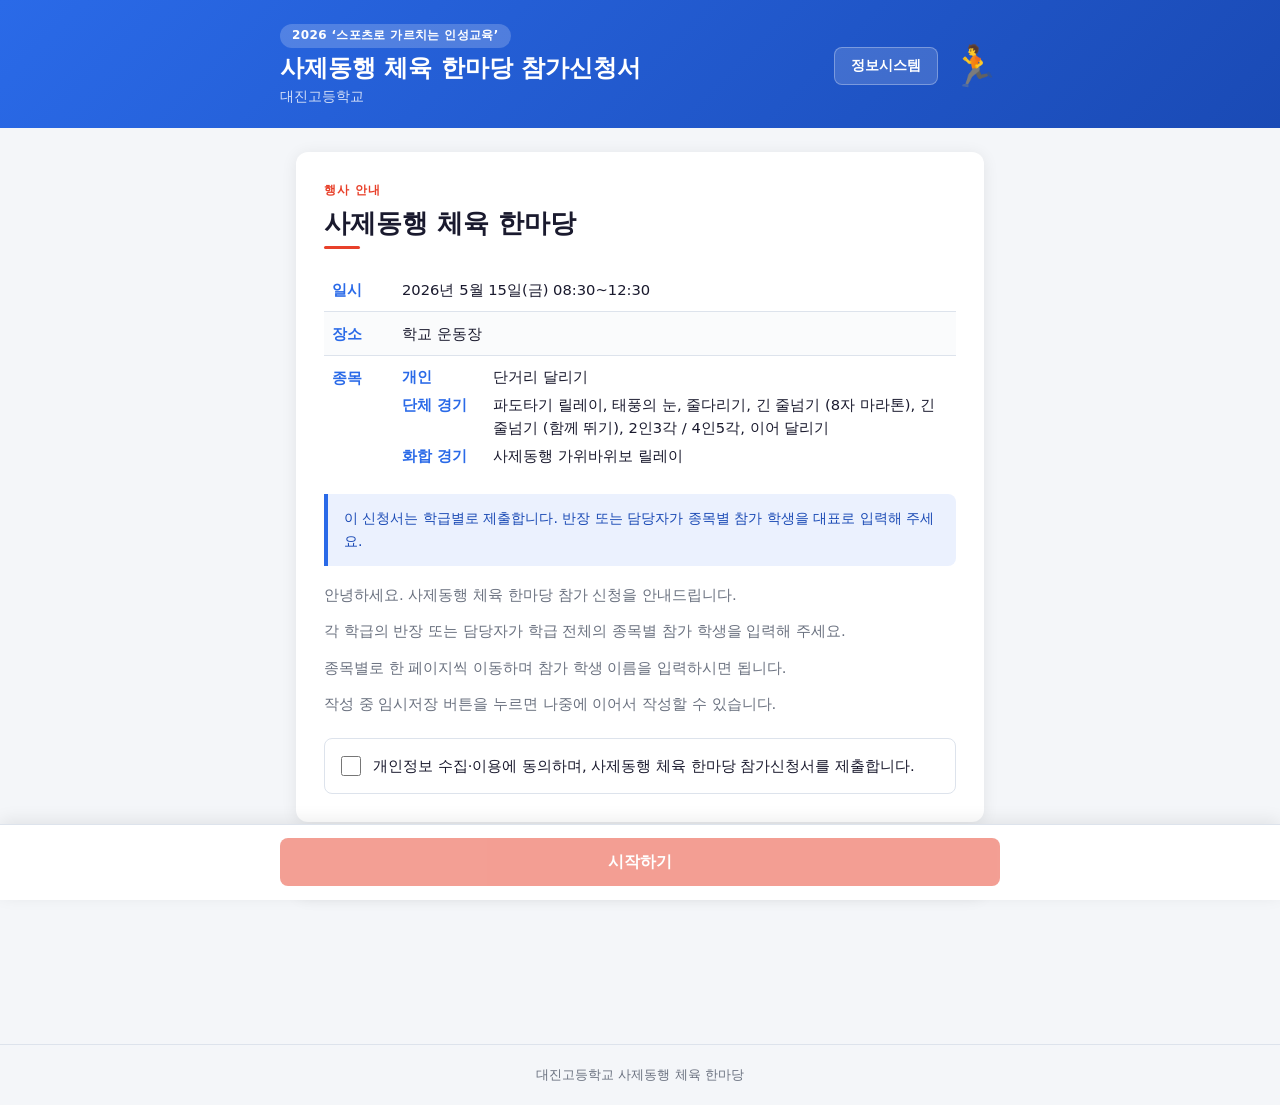
<file: index.html>
<!DOCTYPE html>
<html lang="ko">
<head>
  <meta charset="UTF-8" />
  <meta name="viewport" content="width=device-width, initial-scale=1.0" />
  <title>사제동행 체육 한마당 참가신청</title>
  <link rel="stylesheet" href="css/style.css?v=20260523-info-system" />
</head>
<body>

  <!-- ── 사이트 헤더 ──────────────────────────────────────── -->
  <header class="site-header">
    <div class="header-inner">
      <div class="header-brand">
        <span class="header-badge" id="header-badge">2026 ‘스포츠로 가르치는 인성교육’</span>
        <h1 class="header-title" id="header-title">사제동행 체육 한마당 참가신청서</h1>
        <p class="header-subtitle" id="header-subtitle">대진고등학교</p>
      </div>
      <div class="header-actions">
        <a class="btn btn-ghost btn-sm" href="https://usuu94152-collab.github.io/pefestival/day">정보시스템</a>
        <span class="header-logo" aria-hidden="true">🏃</span>
      </div>
    </div>

    <!-- 프로그레스 바 (안내/완료 단계에서는 숨김) -->
    <div class="progress-container" id="progress-container" style="display:none;">
      <div class="progress-inner">
        <div class="progress-bar-track">
          <div class="progress-bar-fill" id="progress-bar" style="width:0%"></div>
        </div>
        <span class="progress-text" id="progress-text">1 / 14</span>
      </div>
    </div>
  </header>

  <!-- ── 메인 컨텐츠 ──────────────────────────────────────── -->
  <main class="container">

    <!-- ── 임시저장 복원 배너 (조건부 표시) ─────────────── -->
    <div id="draft-banner" class="draft-banner hidden">
      <div class="draft-banner-text">
        <strong>이어서 작성하시겠어요?</strong>
        <span id="draft-banner-time">저장된 내용이 있습니다.</span>
      </div>
      <div class="draft-banner-actions">
        <button class="btn btn-outline btn-sm" id="btn-discard-draft">새로 시작</button>
        <button class="btn btn-secondary btn-sm" id="btn-restore-draft">이어서 작성</button>
      </div>
    </div>

    <!-- ── STEP 0: 안내 ─────────────────────────────────── -->
    <div id="step-0" class="step-panel">

      <div class="card">
        <div class="card-label">행사 안내</div>
        <h2 class="card-title" id="intro-event-title">사제동행 체육 한마당</h2>
        <div class="card-title-underline"></div>

        <table class="info-table" id="info-table">
          <tbody>
            <tr>
              <td>일시</td>
              <td id="info-date">-</td>
            </tr>
            <tr>
              <td>장소</td>
              <td id="info-location">-</td>
            </tr>
            <tr>
              <td>종목</td>
              <td id="info-events">-</td>
            </tr>
          </tbody>
        </table>

        <div class="notice-box">
          이 신청서는 학급별로 제출합니다. 반장 또는 담당자가 종목별 참가 학생을
          대표로 입력해 주세요.
        </div>

        <div class="intro-text" id="intro-text"></div>

        <label class="agreement-check" id="agreement-label">
          <input type="checkbox" id="agreement-checkbox" />
          <span>개인정보 수집·이용에 동의하며, 사제동행 체육 한마당 참가신청서를 제출합니다.</span>
        </label>
      </div>

      <div class="card" style="padding: 1rem 1.75rem;">
        <p style="font-size:0.85rem; color: var(--color-muted); text-align:center;">
          신청 완료 후 수정이 필요하면 정경희, 유성욱 선생님께 문의하세요.
        </p>
      </div>

    </div>

    <!-- ── STEP 1: 학급 정보 ─────────────────────────────── -->
    <div id="step-1" class="step-panel hidden">

      <div class="card">
        <div class="card-label">STEP 01</div>
        <h2 class="card-title">학급 정보</h2>
        <div class="card-title-underline"></div>
        <p class="card-subtitle">신청하는 학급의 학년과 반을 선택해 주세요.</p>

        <div class="field-row">
          <div class="field-group">
            <label for="select-grade">학년 <span class="required">*</span></label>
            <select id="select-grade">
              <option value="">-- 선택 --</option>
            </select>
            <span class="field-error" id="grade-error"></span>
          </div>
          <div class="field-group">
            <label for="select-class">반 <span class="required">*</span></label>
            <select id="select-class">
              <option value="">-- 선택 --</option>
            </select>
            <span class="field-error" id="class-error"></span>
          </div>
        </div>
      </div>

    </div>

    <!-- ── STEP 2~N: 종목별 입력 (JS로 동적 생성) ─────── -->
    <div id="event-steps-container"></div>

    <!-- ── 최종 STEP: 확인 및 제출 ──────────────────────── -->
    <div id="step-confirm" class="step-panel hidden">

      <div class="card">
        <div class="card-label">최종 확인</div>
        <h2 class="card-title">신청 내용 확인</h2>
        <div class="card-title-underline"></div>
        <p class="card-subtitle">아래 내용이 맞으면 제출하기 버튼을 눌러 구글 시트에 접수 내용을 저장해 주세요.</p>

        <div id="summary-content">
          <!-- JS로 렌더링 -->
        </div>

        <div class="notice-box confirm-notes">
          <strong>※ 유의 사항</strong>
          <ol>
            <li>1인 1종목 이상은 반드시 참가를 원칙으로 한다.</li>
            <li>중복 불가 경기 종목 반드시 확인 (규정 미 준수 시 해당 종목 실격)</li>
            <li>담임 선생님께 확인 싸인을 받은 후 원본 제출. ※ 리로스쿨 - 활동보고서 – 교과활동(예체) 양식 탑재 확인</li>
            <li>제출 마감 : 5월 8일 (금) 16:30분 까지 / 강당 내 교사 연구실</li>
          </ol>
        </div>
      </div>

      <div id="submit-error" class="alert alert-error hidden"></div>

    </div>

    <!-- ── 완료 화면 ──────────────────────────────────────── -->
    <div id="step-complete" class="step-panel hidden">
      <div class="card">
        <div class="success-screen">
          <span class="success-icon">🎉</span>
          <h2>신청 완료!</h2>
          <p>
            사제동행 체육 한마당 참가신청 내용이 구글 시트에 저장되었습니다.<br>
            출력물은 담임교사 서명 후 리로스쿨에 업로드해 주세요.
          </p>
          <div id="complete-summary" style="margin-top:1.5rem; text-align:left;">
            <!-- 제출 요약 -->
          </div>
        </div>
      </div>
    </div>

  </main>

  <!-- ── 하단 고정 네비게이션 ─────────────────────────────── -->
  <nav class="bottom-nav" id="bottom-nav">
    <div class="bottom-nav-inner">
      <button class="btn btn-secondary" id="btn-prev" style="display:none;">이전</button>
      <button class="btn btn-outline btn-save" id="btn-save-draft" style="display:none;">임시저장</button>
      <button class="btn btn-primary" id="btn-next">시작하기</button>
    </div>
  </nav>

  <footer class="site-footer" id="site-footer"></footer>

  <script src="js/config.js?v=20260514-classes8"></script>
  <script src="js/form.js"></script>
</body>
</html>
</file>
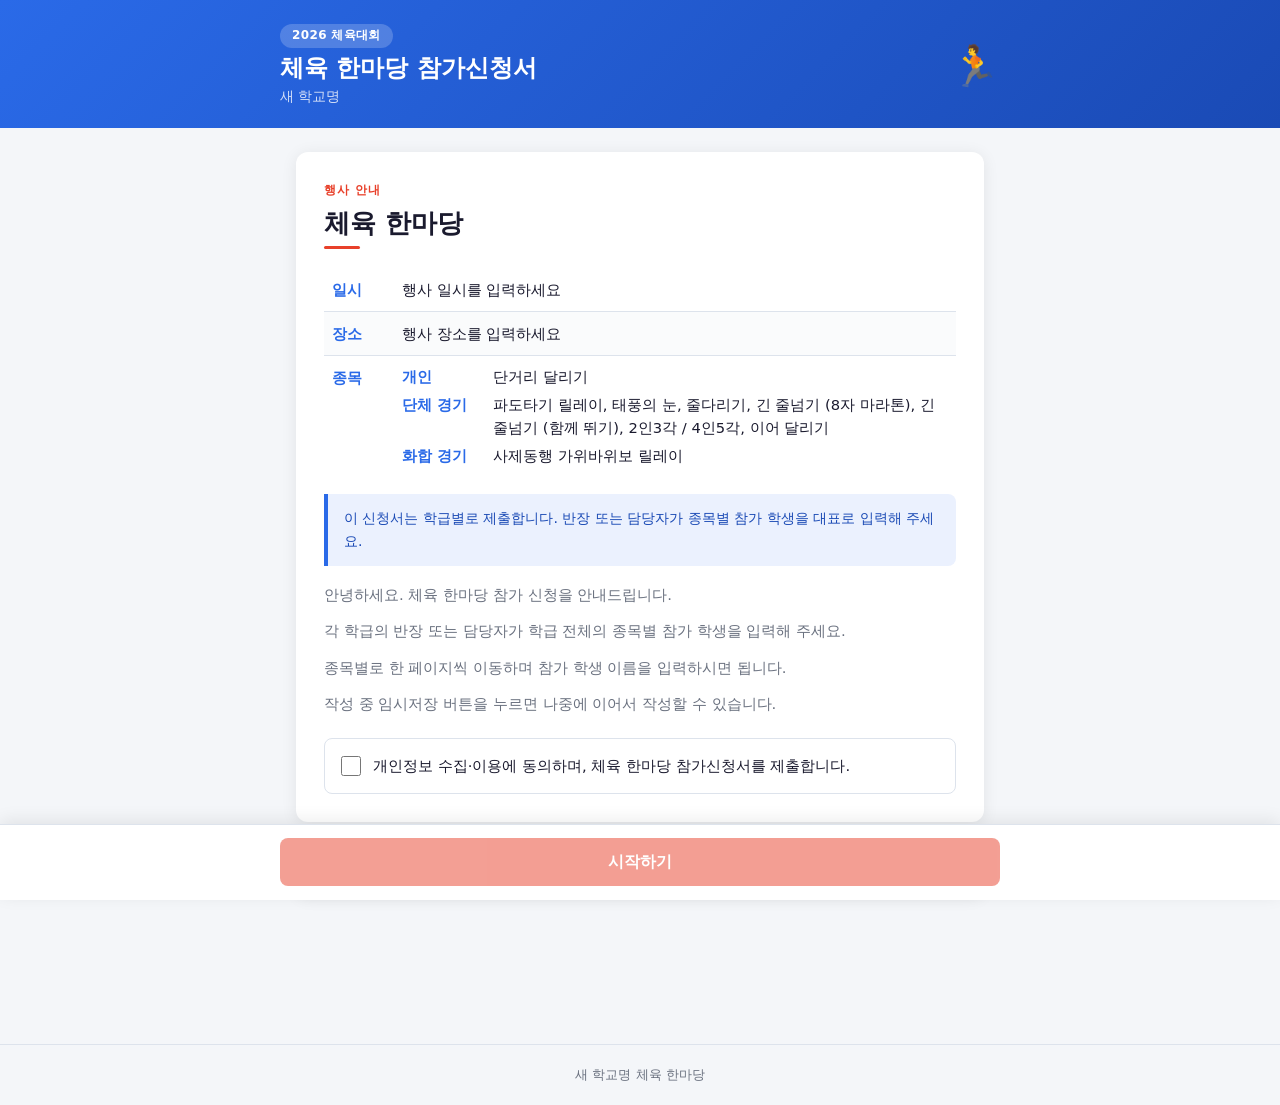
<file: 공유용_체육대회앱/index.html>
<!DOCTYPE html>
<html lang="ko">
<head>
  <meta charset="UTF-8" />
  <meta name="viewport" content="width=device-width, initial-scale=1.0" />
  <title>체육 한마당 참가신청</title>
  <link rel="stylesheet" href="css/style.css" />
</head>
<body>

  <!-- ── 사이트 헤더 ──────────────────────────────────────── -->
  <header class="site-header">
    <div class="header-inner">
      <div class="header-brand">
        <span class="header-badge" id="header-badge">2026 체육대회</span>
        <h1 class="header-title" id="header-title">체육 한마당 참가신청서</h1>
        <p class="header-subtitle" id="header-subtitle">새 학교명</p>
      </div>
      <span class="header-logo" aria-hidden="true">🏃</span>
    </div>

    <!-- 프로그레스 바 (안내/완료 단계에서는 숨김) -->
    <div class="progress-container" id="progress-container" style="display:none;">
      <div class="progress-inner">
        <div class="progress-bar-track">
          <div class="progress-bar-fill" id="progress-bar" style="width:0%"></div>
        </div>
        <span class="progress-text" id="progress-text">1 / 14</span>
      </div>
    </div>
  </header>

  <!-- ── 메인 컨텐츠 ──────────────────────────────────────── -->
  <main class="container">

    <!-- ── 임시저장 복원 배너 (조건부 표시) ─────────────── -->
    <div id="draft-banner" class="draft-banner hidden">
      <div class="draft-banner-text">
        <strong>이어서 작성하시겠어요?</strong>
        <span id="draft-banner-time">저장된 내용이 있습니다.</span>
      </div>
      <div class="draft-banner-actions">
        <button class="btn btn-outline btn-sm" id="btn-discard-draft">새로 시작</button>
        <button class="btn btn-secondary btn-sm" id="btn-restore-draft">이어서 작성</button>
      </div>
    </div>

    <!-- ── STEP 0: 안내 ─────────────────────────────────── -->
    <div id="step-0" class="step-panel">

      <div class="card">
        <div class="card-label">행사 안내</div>
        <h2 class="card-title" id="intro-event-title">체육 한마당</h2>
        <div class="card-title-underline"></div>

        <table class="info-table" id="info-table">
          <tbody>
            <tr>
              <td>일시</td>
              <td id="info-date">-</td>
            </tr>
            <tr>
              <td>장소</td>
              <td id="info-location">-</td>
            </tr>
            <tr>
              <td>종목</td>
              <td id="info-events">-</td>
            </tr>
          </tbody>
        </table>

        <div class="notice-box">
          이 신청서는 학급별로 제출합니다. 반장 또는 담당자가 종목별 참가 학생을
          대표로 입력해 주세요.
        </div>

        <div class="intro-text" id="intro-text"></div>

        <label class="agreement-check" id="agreement-label">
          <input type="checkbox" id="agreement-checkbox" />
          <span>개인정보 수집·이용에 동의하며, 체육 한마당 참가신청서를 제출합니다.</span>
        </label>
      </div>

      <div class="card" style="padding: 1rem 1.75rem;">
        <p style="font-size:0.85rem; color: var(--color-muted); text-align:center;">
          신청 완료 후 수정이 필요하면 담당 선생님께 문의하세요.
        </p>
      </div>

    </div>

    <!-- ── STEP 1: 학급 정보 ─────────────────────────────── -->
    <div id="step-1" class="step-panel hidden">

      <div class="card">
        <div class="card-label">STEP 01</div>
        <h2 class="card-title">학급 정보</h2>
        <div class="card-title-underline"></div>
        <p class="card-subtitle">신청하는 학급의 학년과 반을 선택해 주세요.</p>

        <div class="field-row">
          <div class="field-group">
            <label for="select-grade">학년 <span class="required">*</span></label>
            <select id="select-grade">
              <option value="">-- 선택 --</option>
            </select>
            <span class="field-error" id="grade-error"></span>
          </div>
          <div class="field-group">
            <label for="select-class">반 <span class="required">*</span></label>
            <select id="select-class">
              <option value="">-- 선택 --</option>
            </select>
            <span class="field-error" id="class-error"></span>
          </div>
        </div>
      </div>

    </div>

    <!-- ── STEP 2~N: 종목별 입력 (JS로 동적 생성) ─────── -->
    <div id="event-steps-container"></div>

    <!-- ── 최종 STEP: 확인 및 제출 ──────────────────────── -->
    <div id="step-confirm" class="step-panel hidden">

      <div class="card">
        <div class="card-label">최종 확인</div>
        <h2 class="card-title">신청 내용 확인</h2>
        <div class="card-title-underline"></div>
        <p class="card-subtitle">아래 내용이 맞으면 제출하기 버튼을 눌러 구글 시트에 접수 내용을 저장해 주세요.</p>

        <div id="summary-content">
          <!-- JS로 렌더링 -->
        </div>

        <div class="notice-box confirm-notes">
          <strong>※ 유의 사항</strong>
          <ol>
            <li>1인 1종목 이상은 반드시 참가를 원칙으로 한다.</li>
            <li>중복 불가 경기 종목 반드시 확인 (규정 미 준수 시 해당 종목 실격)</li>
            <li>담임 선생님께 확인 싸인을 받은 후 원본 제출. ※ 리로스쿨 - 활동보고서 – 교과활동(예체) 양식 탑재 확인</li>
            <li>제출 마감 : 5월 8일 (금) 16:30분 까지 / 강당 내 교사 연구실</li>
          </ol>
        </div>
      </div>

      <div id="submit-error" class="alert alert-error hidden"></div>

    </div>

    <!-- ── 완료 화면 ──────────────────────────────────────── -->
    <div id="step-complete" class="step-panel hidden">
      <div class="card">
        <div class="success-screen">
          <span class="success-icon">🎉</span>
          <h2>신청 완료!</h2>
          <p>
            체육 한마당 참가신청 내용이 구글 시트에 저장되었습니다.<br>
            출력물은 담임교사 서명 후 리로스쿨에 업로드해 주세요.
          </p>
          <div id="complete-summary" style="margin-top:1.5rem; text-align:left;">
            <!-- 제출 요약 -->
          </div>
        </div>
      </div>
    </div>

  </main>

  <!-- ── 하단 고정 네비게이션 ─────────────────────────────── -->
  <nav class="bottom-nav" id="bottom-nav">
    <div class="bottom-nav-inner">
      <button class="btn btn-secondary" id="btn-prev" style="display:none;">이전</button>
      <button class="btn btn-outline btn-save" id="btn-save-draft" style="display:none;">임시저장</button>
      <button class="btn btn-primary" id="btn-next">시작하기</button>
    </div>
  </nav>

  <footer class="site-footer" id="site-footer"></footer>

  <script src="js/config.js"></script>
  <script src="js/form.js"></script>
</body>
</html>
</file>
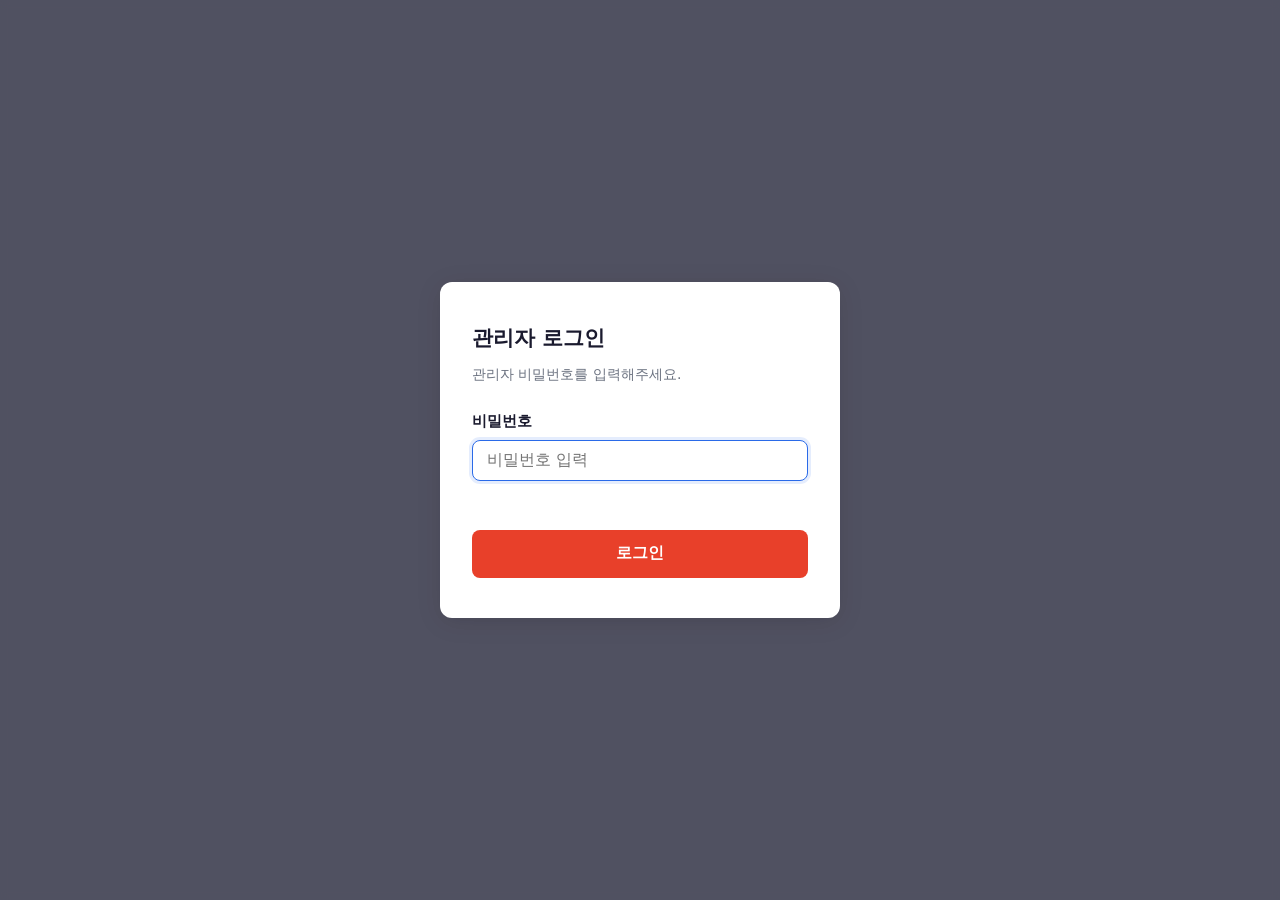
<file: admin.html>
<!DOCTYPE html>
<html lang="ko">
<head>
  <meta charset="UTF-8" />
  <meta name="viewport" content="width=device-width, initial-scale=1.0" />
  <title>관리자 — 사제동행 체육 한마당 참가신청</title>
  <link rel="stylesheet" href="css/style.css" />
</head>
<body>

  <!-- ── 로그인 오버레이 ──────────────────────────────────── -->
  <div id="login-overlay" class="overlay">
    <div class="overlay-card">
      <h2>관리자 로그인</h2>
      <p class="overlay-sub">관리자 비밀번호를 입력해주세요.</p>
      <div class="field-group">
        <label for="admin-password">비밀번호</label>
        <input type="password" id="admin-password" placeholder="비밀번호 입력" autofocus />
        <span class="field-error" id="login-error"></span>
      </div>
      <button class="btn btn-primary" id="login-btn">로그인</button>
    </div>
  </div>

  <!-- ── 관리자 UI ─────────────────────────────────────────── -->
  <div id="admin-ui" class="hidden">

    <header class="site-header admin-header">
      <div class="header-inner">
        <div class="header-brand">
          <span class="header-badge" id="admin-badge">관리자</span>
          <h1 class="header-title" id="admin-title">사제동행 체육 한마당 신청 현황</h1>
        </div>
        <button class="btn btn-ghost btn-sm" id="logout-btn">로그아웃</button>
      </div>
    </header>

    <div class="admin-container">

      <!-- 통계 카드 -->
      <div class="stats-row" id="stats-row">
        <div class="stat-card">
          <span class="stat-value" id="stat-total">-</span>
          <span class="stat-label">전체 신청 행</span>
        </div>
        <div class="stat-card">
          <span class="stat-value" id="stat-classes">-</span>
          <span class="stat-label">신청 학급 수</span>
        </div>
        <div class="stat-card">
          <span class="stat-value" id="stat-participants">-</span>
          <span class="stat-label">총 참가 인원</span>
        </div>
      </div>

      <!-- 필터 카드 -->
      <div class="card filter-card">
        <div class="filter-row">
          <div class="field-group">
            <label for="filter-grade">학년</label>
            <select id="filter-grade">
              <option value="">전체</option>
            </select>
          </div>
          <div class="field-group">
            <label for="filter-class">반</label>
            <select id="filter-class">
              <option value="">전체</option>
            </select>
          </div>
          <div class="field-group">
            <label for="filter-event">종목</label>
            <select id="filter-event">
              <option value="">전체</option>
            </select>
          </div>
          <div class="field-group">
            <label for="filter-search">학생 이름 검색</label>
            <input type="text" id="filter-search" placeholder="이름 입력" />
          </div>
        </div>
        <div class="filter-actions">
          <button class="btn btn-secondary btn-sm" id="btn-refresh">새로고침</button>
          <button class="btn btn-success btn-sm" id="btn-export-csv">CSV 내보내기</button>
          <span class="count-badge" id="filtered-count"></span>
        </div>
      </div>

      <!-- 탭 (테이블 뷰 / 종목별 요약) -->
      <div style="display:flex; gap:0.5rem; margin-bottom:1rem;">
        <button class="btn btn-primary btn-sm" id="tab-table" data-tab="table">목록 보기</button>
        <button class="btn btn-secondary btn-sm" id="tab-summary" data-tab="summary">종목별 요약</button>
      </div>

      <!-- 테이블 뷰 -->
      <div id="view-table">
        <div class="card" style="padding:0; overflow:hidden;">
          <div class="table-wrapper">
            <table>
              <thead>
                <tr>
                  <th>#</th>
                  <th>등록일시</th>
                  <th>학년</th>
                  <th>반</th>
                  <th>종목</th>
                  <th>참가 학생</th>
                </tr>
              </thead>
              <tbody id="table-body"></tbody>
            </table>
            <div id="table-empty" class="table-empty hidden">등록된 데이터가 없습니다.</div>
            <div id="table-loading" class="table-loading">데이터를 불러오는 중...</div>
          </div>
        </div>
      </div>

      <!-- 종목별 요약 뷰 -->
      <div id="view-summary" class="hidden">
        <div id="summary-cards"></div>
      </div>

    </div><!-- /admin-container -->

  </div><!-- /admin-ui -->

  <script src="js/config.js?v=20260514-classes8"></script>
  <script src="js/admin.js"></script>
</body>
</html>
</file>
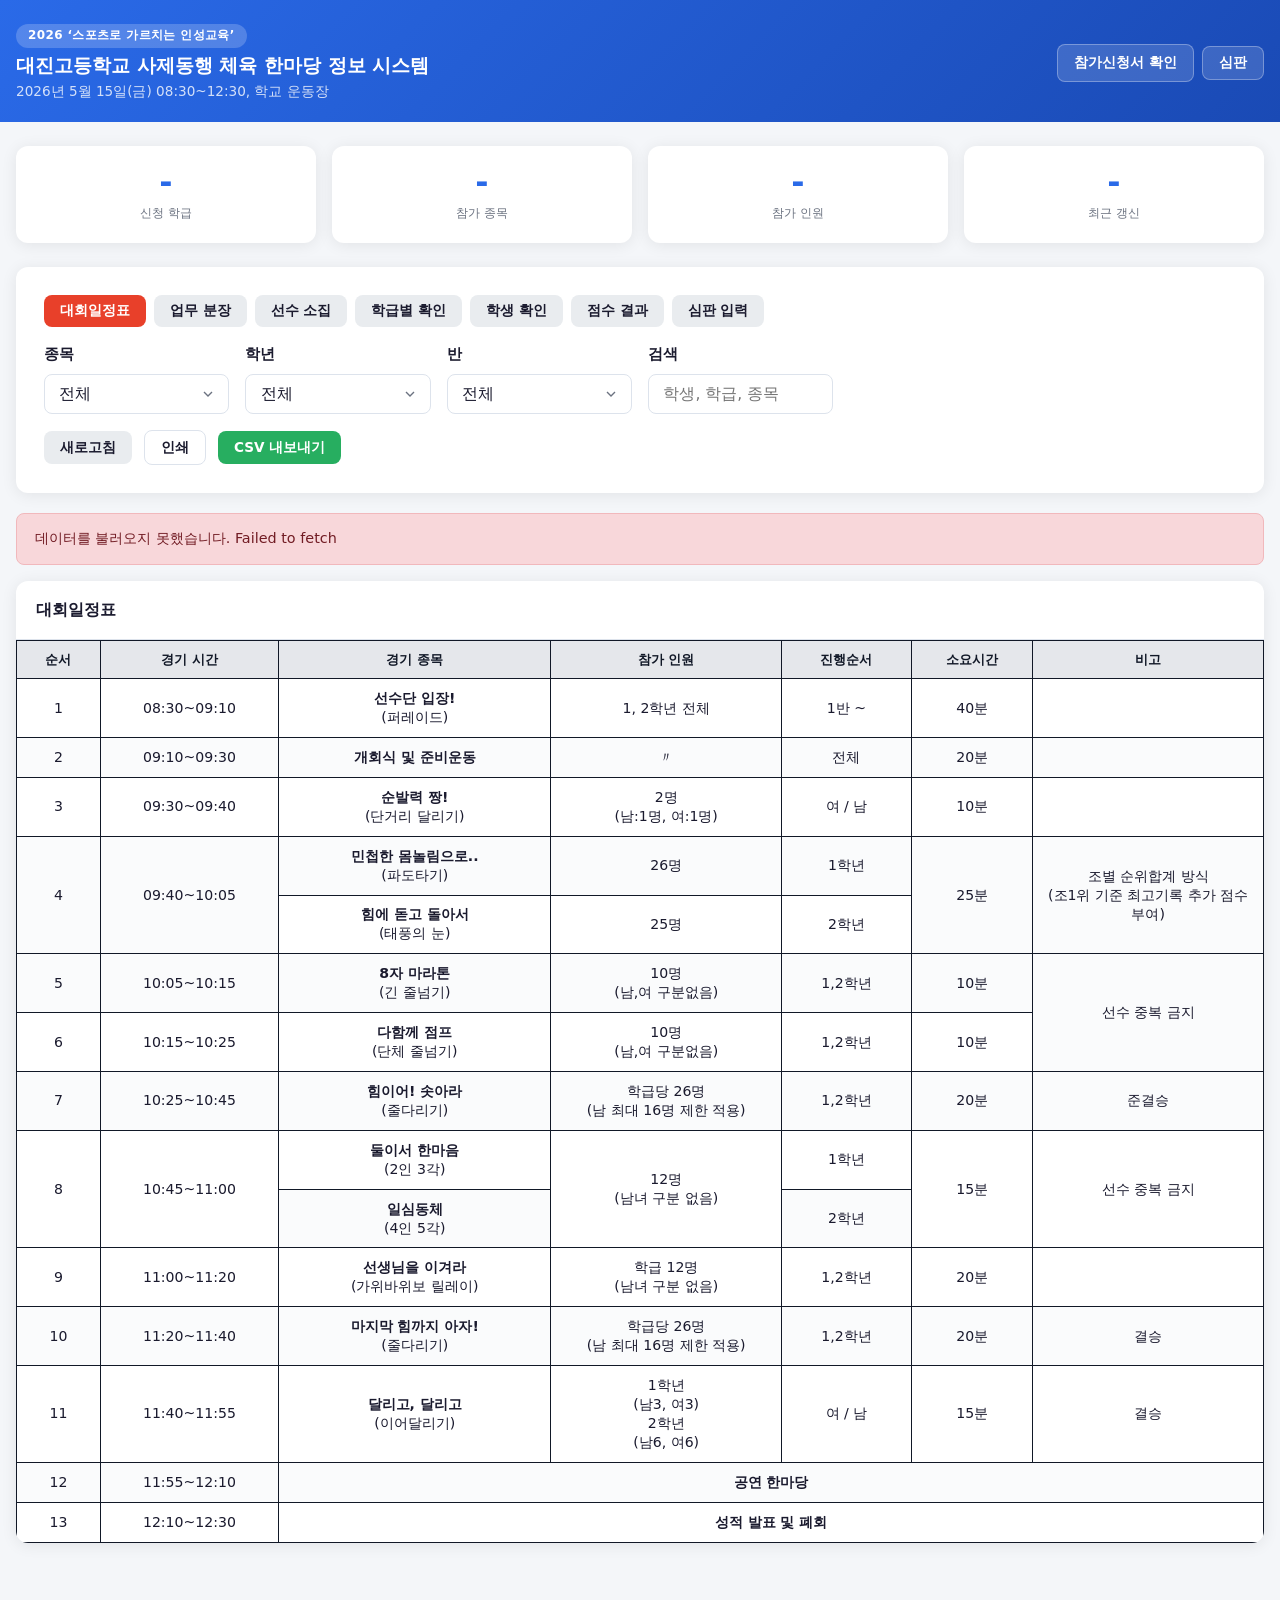
<file: day.html>
<!DOCTYPE html>
<html lang="ko">
<head>
  <meta charset="UTF-8" />
  <meta name="viewport" content="width=device-width, initial-scale=1.0" />
  <title>정보 시스템 | 체육대회 참가신청명단</title>
  <link rel="stylesheet" href="css/style.css?v=20260514-work-teachers-wrap" />
</head>
<body>

  <div id="day-ui">
    <header class="site-header admin-header day-header">
      <div class="header-inner">
        <div class="header-brand">
          <span class="header-badge" id="day-badge">운영</span>
          <h1 class="header-title" id="day-title">체육대회 정보 시스템</h1>
          <p class="header-subtitle" id="day-subtitle"></p>
        </div>
        <div class="day-header-actions">
          <a class="btn btn-ghost btn-sm" href="https://usuu94152-collab.github.io/pefestival/">참가신청서 확인</a>
          <button class="btn btn-ghost btn-sm" id="day-judge-open">심판</button>
        </div>
      </div>
    </header>

    <main class="day-container">
      <section class="stats-row day-stats" id="day-stats-row">
        <div class="stat-card">
          <span class="stat-value" id="day-stat-classes">-</span>
          <span class="stat-label">신청 학급</span>
        </div>
        <div class="stat-card">
          <span class="stat-value" id="day-stat-events">-</span>
          <span class="stat-label">참가 종목</span>
        </div>
        <div class="stat-card">
          <span class="stat-value" id="day-stat-participants">-</span>
          <span class="stat-label">참가 인원</span>
        </div>
        <div class="stat-card">
          <span class="stat-value" id="day-stat-updated">-</span>
          <span class="stat-label">최근 갱신</span>
        </div>
      </section>

      <section class="card filter-card day-control-panel">
        <div class="day-tabs" role="tablist" aria-label="운영 화면 보기">
          <button class="btn btn-primary btn-sm" id="day-tab-schedule" data-view="schedule">대회일정표</button>
          <button class="btn btn-secondary btn-sm" id="day-tab-work" data-view="work">업무 분장</button>
          <button class="btn btn-secondary btn-sm" id="day-tab-assembly" data-view="assembly">선수 소집</button>
          <button class="btn btn-secondary btn-sm" id="day-tab-events" data-view="events">학급별 확인</button>
          <button class="btn btn-secondary btn-sm" id="day-tab-students" data-view="students">학생 확인</button>
          <button class="btn btn-secondary btn-sm" id="day-tab-results" data-view="results">점수 결과</button>
          <button class="btn btn-secondary btn-sm" id="day-tab-judge" data-view="judge">심판 입력</button>
        </div>

        <div class="filter-row day-filter-row" id="day-filter-row">
          <div class="field-group day-event-filter-field" id="day-event-filter-field">
            <label for="day-filter-event">종목</label>
            <select id="day-filter-event">
              <option value="">전체</option>
            </select>
          </div>
          <div class="field-group">
            <label for="day-filter-grade">학년</label>
            <select id="day-filter-grade">
              <option value="">전체</option>
            </select>
          </div>
          <div class="field-group">
            <label for="day-filter-class">반</label>
            <select id="day-filter-class">
              <option value="">전체</option>
            </select>
          </div>
          <div class="field-group">
            <label for="day-filter-search">검색</label>
            <input type="text" id="day-filter-search" placeholder="학생, 학급, 종목" />
          </div>
        </div>

        <div class="filter-actions">
          <button class="btn btn-secondary btn-sm" id="day-refresh-btn">새로고침</button>
          <button class="btn btn-outline btn-sm" id="day-print-btn">인쇄</button>
          <button class="btn btn-success btn-sm" id="day-export-btn">CSV 내보내기</button>
          <span class="count-badge" id="day-count-badge"></span>
        </div>
      </section>

      <div id="day-alert" class="alert alert-error hidden"></div>

      <section id="day-view-schedule">
        <div class="card day-table-card schedule-card">
          <div class="judge-table-head">
            <strong>대회일정표</strong>
          </div>
          <div class="table-wrapper">
            <table class="schedule-table">
              <thead>
                <tr>
                  <th>순서</th>
                  <th>경기 시간</th>
                  <th>경기 종목</th>
                  <th>참가 인원</th>
                  <th>진행순서</th>
                  <th>소요시간</th>
                  <th>비고</th>
                </tr>
              </thead>
              <tbody>
                <tr>
                  <td>1</td>
                  <td>08:30~09:10</td>
                  <td><strong>선수단 입장!</strong><br>(퍼레이드)</td>
                  <td>1, 2학년 전체</td>
                  <td>1반 ~</td>
                  <td>40분</td>
                  <td></td>
                </tr>
                <tr>
                  <td>2</td>
                  <td>09:10~09:30</td>
                  <td><strong>개회식 및 준비운동</strong></td>
                  <td>〃</td>
                  <td>전체</td>
                  <td>20분</td>
                  <td></td>
                </tr>
                <tr>
                  <td>3</td>
                  <td>09:30~09:40</td>
                  <td><strong>순발력 짱!</strong><br>(단거리 달리기)</td>
                  <td>2명<br>(남:1명, 여:1명)</td>
                  <td>여 / 남</td>
                  <td>10분</td>
                  <td></td>
                </tr>
                <tr>
                  <td rowspan="2">4</td>
                  <td rowspan="2">09:40~10:05</td>
                  <td><strong>민첩한 몸놀림으로..</strong><br>(파도타기)</td>
                  <td>26명</td>
                  <td>1학년</td>
                  <td rowspan="2">25분</td>
                  <td rowspan="2">조별 순위합계 방식<br>(조1위 기준 최고기록 추가 점수 부여)</td>
                </tr>
                <tr>
                  <td><strong>힘에 돋고 돌아서</strong><br>(태풍의 눈)</td>
                  <td>25명</td>
                  <td>2학년</td>
                </tr>
                <tr>
                  <td>5</td>
                  <td>10:05~10:15</td>
                  <td><strong>8자 마라톤</strong><br>(긴 줄넘기)</td>
                  <td>10명<br>(남,여 구분없음)</td>
                  <td>1,2학년</td>
                  <td>10분</td>
                  <td rowspan="2">선수 중복 금지</td>
                </tr>
                <tr>
                  <td>6</td>
                  <td>10:15~10:25</td>
                  <td><strong>다함께 점프</strong><br>(단체 줄넘기)</td>
                  <td>10명<br>(남,여 구분없음)</td>
                  <td>1,2학년</td>
                  <td>10분</td>
                </tr>
                <tr>
                  <td>7</td>
                  <td>10:25~10:45</td>
                  <td><strong>힘이어! 솟아라</strong><br>(줄다리기)</td>
                  <td>학급당 26명<br>(남 최대 16명 제한 적용)</td>
                  <td>1,2학년</td>
                  <td>20분</td>
                  <td>준결승</td>
                </tr>
                <tr>
                  <td rowspan="2">8</td>
                  <td rowspan="2">10:45~11:00</td>
                  <td><strong>둘이서 한마음</strong><br>(2인 3각)</td>
                  <td rowspan="2">12명<br>(남녀 구분 없음)</td>
                  <td>1학년</td>
                  <td rowspan="2">15분</td>
                  <td rowspan="2">선수 중복 금지</td>
                </tr>
                <tr>
                  <td><strong>일심동체</strong><br>(4인 5각)</td>
                  <td>2학년</td>
                </tr>
                <tr>
                  <td>9</td>
                  <td>11:00~11:20</td>
                  <td><strong>선생님을 이겨라</strong><br>(가위바위보 릴레이)</td>
                  <td>학급 12명<br>(남녀 구분 없음)</td>
                  <td>1,2학년</td>
                  <td>20분</td>
                  <td></td>
                </tr>
                <tr>
                  <td>10</td>
                  <td>11:20~11:40</td>
                  <td><strong>마지막 힘까지 아자!</strong><br>(줄다리기)</td>
                  <td>학급당 26명<br>(남 최대 16명 제한 적용)</td>
                  <td>1,2학년</td>
                  <td>20분</td>
                  <td>결승</td>
                </tr>
                <tr>
                  <td>11</td>
                  <td>11:40~11:55</td>
                  <td><strong>달리고, 달리고</strong><br>(이어달리기)</td>
                  <td>1학년<br>(남3, 여3)<br>2학년<br>(남6, 여6)</td>
                  <td>여 / 남</td>
                  <td>15분</td>
                  <td>결승</td>
                </tr>
                <tr>
                  <td>12</td>
                  <td>11:55~12:10</td>
                  <td colspan="5"><strong>공연 한마당</strong></td>
                </tr>
                <tr>
                  <td>13</td>
                  <td>12:10~12:30</td>
                  <td colspan="5"><strong>성적 발표 및 폐회</strong></td>
                </tr>
              </tbody>
            </table>
          </div>
        </div>
      </section>

      <section id="day-view-events" class="hidden">
        <div class="day-event-nav" id="day-event-nav"></div>
        <div id="day-event-cards"></div>
      </section>

      <section id="day-view-work" class="hidden">
        <div class="card day-table-card">
          <div class="judge-table-head">
            <strong>선생님별 업무 분장</strong>
          </div>
          <div id="work-summary-list" class="work-summary-list"></div>
        </div>
      </section>

      <section id="day-view-assembly" class="hidden">
        <div id="day-assembly-cards" class="day-assembly-list"></div>
      </section>

      <section id="day-view-students" class="hidden">
        <div class="card day-table-card">
          <div class="table-wrapper">
            <table>
              <thead>
                <tr>
                  <th>#</th>
                  <th>학생</th>
                  <th>성별</th>
                  <th>학급</th>
                  <th>종목</th>
                  <th>역할/조</th>
                </tr>
              </thead>
              <tbody id="day-student-body"></tbody>
            </table>
            <div id="day-student-empty" class="table-empty hidden">표시할 참가자가 없습니다.</div>
          </div>
        </div>
      </section>

      <section id="day-view-results" class="hidden">
        <div class="card day-table-card">
          <div class="judge-table-head">
            <strong>학년별 종합 점수</strong>
          </div>
          <div class="table-wrapper">
            <table>
              <thead>
                <tr>
                  <th>순위</th>
                  <th>학년</th>
                  <th>반</th>
                  <th>총점</th>
                </tr>
              </thead>
              <tbody id="score-summary-body"></tbody>
            </table>
            <div id="score-summary-empty" class="table-empty hidden">표시할 점수 결과가 없습니다.</div>
          </div>
        </div>
      </section>

      <section id="day-view-judge" class="hidden">
        <div class="card judge-card">
          <div class="judge-head">
            <div>
              <div class="card-label">심판 입력</div>
              <h2 class="day-event-title">경기 기록 및 점수 계산</h2>
              <p class="card-subtitle" id="judge-session-label">심판 로그인이 필요합니다.</p>
            </div>
            <button class="btn btn-outline btn-sm" id="judge-logout-btn">심판 로그아웃</button>
          </div>

          <div class="judge-grade-tabs" id="judge-grade-tabs" role="tablist" aria-label="점수 입력 학년"></div>

          <div class="filter-row judge-form-grid">
            <div class="field-group">
              <label for="judge-event">종목</label>
              <select id="judge-event"></select>
            </div>
          </div>

          <div class="judge-rule-box" id="judge-rule-note"></div>

          <div class="judge-rank-board" id="judge-rank-board"></div>

          <div class="filter-row judge-form-grid hidden" id="judge-sprint-row">
            <div class="field-group" id="judge-sprint-group-field">
              <label for="judge-sprint-group">성별/조</label>
              <select id="judge-sprint-group"></select>
            </div>
            <div class="field-group">
              <label for="judge-sprint-entry">입력 항목</label>
              <select id="judge-sprint-entry"></select>
            </div>
            <div class="field-group">
              <label for="judge-sprint-class">학반</label>
              <select id="judge-sprint-class"></select>
            </div>
          </div>

          <div class="filter-row judge-form-grid hidden" id="judge-single-class-row">
            <div class="field-group hidden">
              <label for="judge-grade">학년</label>
              <select id="judge-grade"></select>
            </div>
            <div class="field-group">
              <label for="judge-class">반</label>
              <select id="judge-class"></select>
            </div>
          </div>

          <div class="filter-row judge-form-grid hidden" id="judge-jump-count-row">
            <div class="field-group">
              <label for="judge-jump-class">학반</label>
              <select id="judge-jump-class"></select>
            </div>
            <div class="field-group">
              <label for="judge-jump-count">횟수</label>
              <input type="number" id="judge-jump-count" min="0" step="1" placeholder="횟수 입력" />
            </div>
          </div>

          <div class="filter-row judge-form-grid hidden" id="judge-count-row">
            <div class="field-group">
              <label for="judge-count">득점 인원수</label>
              <input type="number" id="judge-count" min="0" max="12" step="1" value="0" />
            </div>
          </div>

          <div class="filter-row judge-form-grid hidden" id="judge-parade-row">
            <div class="field-group">
              <label>입장식 평가</label>
              <div class="judge-choice-group" id="judge-parade-options">
                <label class="judge-check judge-choice">
                  <input type="checkbox" id="judge-parade-best" data-parade-value="best" />
                  <span>우수 학급 선택</span>
                  <strong>100점</strong>
                </label>
                <label class="judge-check judge-choice">
                  <input type="checkbox" id="judge-parade-basic" data-parade-value="basic" checked />
                  <span>기본 점수 선택</span>
                  <strong>50점</strong>
                </label>
              </div>
            </div>
          </div>

          <div class="field-group">
            <label for="judge-memo">메모</label>
            <input type="text" id="judge-memo" placeholder="기록, 특이사항 등" />
          </div>

          <div class="judge-score-panel">
            <div>
              <span>계산 점수</span>
              <strong id="judge-score-value">0</strong>
            </div>
            <button class="btn btn-primary" id="judge-save-btn">점수 저장</button>
          </div>
          <div class="alert alert-info hidden" id="judge-save-status"></div>
        </div>

        <div class="card day-table-card">
          <div class="judge-table-head">
            <strong>점수 입력 내역</strong>
            <button class="btn btn-secondary btn-sm" id="judge-refresh-scores-btn">새로고침</button>
          </div>
          <div class="table-wrapper">
            <table>
              <thead>
                <tr>
                  <th>입력일시</th>
                  <th>종목</th>
                  <th>학급</th>
                  <th>기록</th>
                  <th>점수</th>
                  <th>심판</th>
                  <th>관리</th>
                </tr>
              </thead>
              <tbody id="judge-score-body"></tbody>
            </table>
            <div id="judge-score-empty" class="table-empty hidden">입력된 점수가 없습니다.</div>
          </div>
        </div>
      </section>

      <div id="day-loading" class="table-loading">데이터를 불러오는 중...</div>
    </main>
  </div>

  <div id="judge-login-overlay" class="overlay hidden">
    <div class="overlay-card">
      <h2>심판 로그인</h2>
      <p class="overlay-sub">심판 비밀번호와 이름을 입력해주세요.</p>
      <div class="field-group">
        <label for="judge-name">심판 이름</label>
        <input type="text" id="judge-name" placeholder="예: 홍길동" />
      </div>
      <div class="field-group">
        <label for="judge-password">비밀번호</label>
        <input type="password" id="judge-password" placeholder="심판 비밀번호 입력" />
        <span class="field-error" id="judge-login-error"></span>
      </div>
      <button class="btn btn-primary" id="judge-login-btn">로그인</button>
      <button class="btn btn-outline" id="judge-login-cancel-btn" style="width:100%; margin-top:0.5rem;">취소</button>
    </div>
  </div>

  <script src="js/config.js?v=20260514-classes8"></script>
  <script src="js/day.js?v=20260515-work-no-reset"></script>
</body>
</html>
</file>
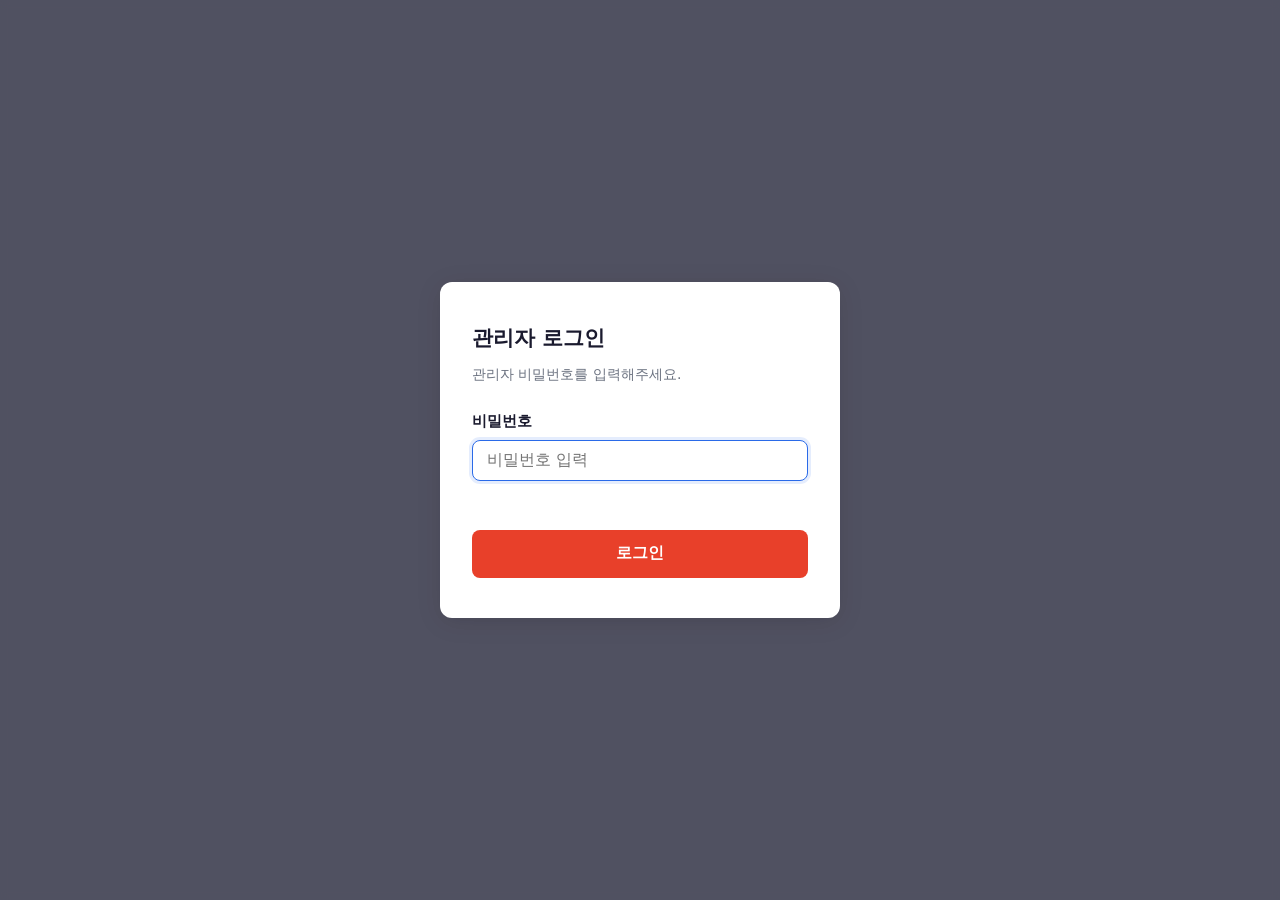
<file: 공유용_체육대회앱/admin.html>
<!DOCTYPE html>
<html lang="ko">
<head>
  <meta charset="UTF-8" />
  <meta name="viewport" content="width=device-width, initial-scale=1.0" />
  <title>관리자 — 체육 한마당 참가신청</title>
  <link rel="stylesheet" href="css/style.css" />
</head>
<body>

  <!-- ── 로그인 오버레이 ──────────────────────────────────── -->
  <div id="login-overlay" class="overlay">
    <div class="overlay-card">
      <h2>관리자 로그인</h2>
      <p class="overlay-sub">관리자 비밀번호를 입력해주세요.</p>
      <div class="field-group">
        <label for="admin-password">비밀번호</label>
        <input type="password" id="admin-password" placeholder="비밀번호 입력" autofocus />
        <span class="field-error" id="login-error"></span>
      </div>
      <button class="btn btn-primary" id="login-btn">로그인</button>
    </div>
  </div>

  <!-- ── 관리자 UI ─────────────────────────────────────────── -->
  <div id="admin-ui" class="hidden">

    <header class="site-header admin-header">
      <div class="header-inner">
        <div class="header-brand">
          <span class="header-badge" id="admin-badge">관리자</span>
          <h1 class="header-title" id="admin-title">체육 한마당 신청 현황</h1>
        </div>
        <button class="btn btn-ghost btn-sm" id="logout-btn">로그아웃</button>
      </div>
    </header>

    <div class="admin-container">

      <!-- 통계 카드 -->
      <div class="stats-row" id="stats-row">
        <div class="stat-card">
          <span class="stat-value" id="stat-total">-</span>
          <span class="stat-label">전체 신청 행</span>
        </div>
        <div class="stat-card">
          <span class="stat-value" id="stat-classes">-</span>
          <span class="stat-label">신청 학급 수</span>
        </div>
        <div class="stat-card">
          <span class="stat-value" id="stat-participants">-</span>
          <span class="stat-label">총 참가 인원</span>
        </div>
      </div>

      <!-- 필터 카드 -->
      <div class="card filter-card">
        <div class="filter-row">
          <div class="field-group">
            <label for="filter-grade">학년</label>
            <select id="filter-grade">
              <option value="">전체</option>
            </select>
          </div>
          <div class="field-group">
            <label for="filter-class">반</label>
            <select id="filter-class">
              <option value="">전체</option>
            </select>
          </div>
          <div class="field-group">
            <label for="filter-event">종목</label>
            <select id="filter-event">
              <option value="">전체</option>
            </select>
          </div>
          <div class="field-group">
            <label for="filter-search">학생 이름 검색</label>
            <input type="text" id="filter-search" placeholder="이름 입력" />
          </div>
        </div>
        <div class="filter-actions">
          <button class="btn btn-secondary btn-sm" id="btn-refresh">새로고침</button>
          <button class="btn btn-success btn-sm" id="btn-export-csv">CSV 내보내기</button>
          <span class="count-badge" id="filtered-count"></span>
        </div>
      </div>

      <!-- 탭 (테이블 뷰 / 종목별 요약) -->
      <div style="display:flex; gap:0.5rem; margin-bottom:1rem;">
        <button class="btn btn-primary btn-sm" id="tab-table" data-tab="table">목록 보기</button>
        <button class="btn btn-secondary btn-sm" id="tab-summary" data-tab="summary">종목별 요약</button>
      </div>

      <!-- 테이블 뷰 -->
      <div id="view-table">
        <div class="card" style="padding:0; overflow:hidden;">
          <div class="table-wrapper">
            <table>
              <thead>
                <tr>
                  <th>#</th>
                  <th>등록일시</th>
                  <th>학년</th>
                  <th>반</th>
                  <th>종목</th>
                  <th>참가 학생</th>
                </tr>
              </thead>
              <tbody id="table-body"></tbody>
            </table>
            <div id="table-empty" class="table-empty hidden">등록된 데이터가 없습니다.</div>
            <div id="table-loading" class="table-loading">데이터를 불러오는 중...</div>
          </div>
        </div>
      </div>

      <!-- 종목별 요약 뷰 -->
      <div id="view-summary" class="hidden">
        <div id="summary-cards"></div>
      </div>

    </div><!-- /admin-container -->

  </div><!-- /admin-ui -->

  <script src="js/config.js"></script>
  <script src="js/admin.js"></script>
</body>
</html>
</file>
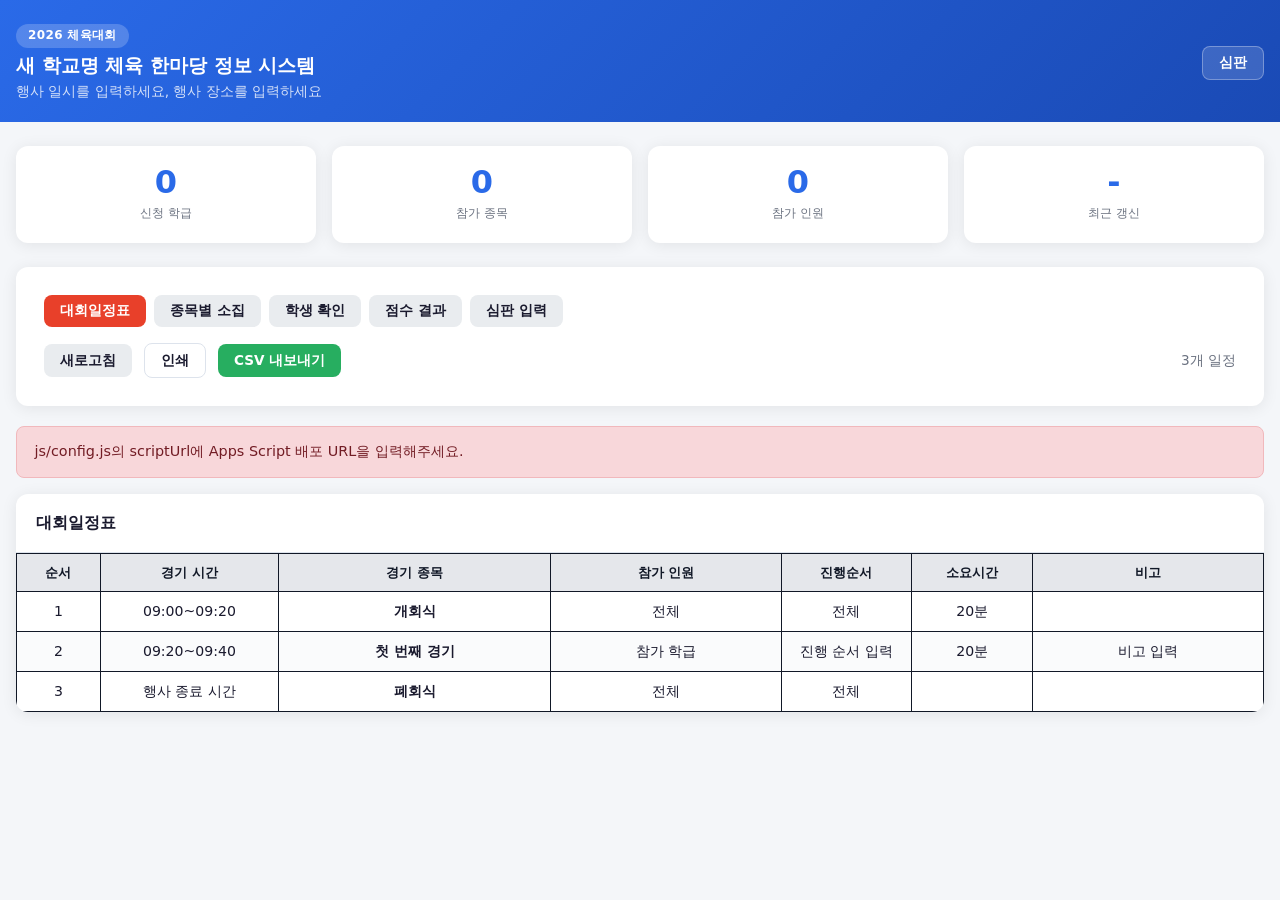
<file: 공유용_체육대회앱/day.html>
<!DOCTYPE html>
<html lang="ko">
<head>
  <meta charset="UTF-8" />
  <meta name="viewport" content="width=device-width, initial-scale=1.0" />
  <title>정보 시스템 | 체육 한마당 참가신청명단</title>
  <link rel="stylesheet" href="css/style.css?v=20260511-jump-count" />
</head>
<body>

  <div id="day-ui">
    <header class="site-header admin-header day-header">
      <div class="header-inner">
        <div class="header-brand">
          <span class="header-badge" id="day-badge">운영</span>
          <h1 class="header-title" id="day-title">체육대회 정보 시스템</h1>
          <p class="header-subtitle" id="day-subtitle"></p>
        </div>
        <div class="day-header-actions">
          <button class="btn btn-ghost btn-sm" id="day-judge-open">심판</button>
        </div>
      </div>
    </header>

    <main class="day-container">
      <section class="stats-row day-stats" id="day-stats-row">
        <div class="stat-card">
          <span class="stat-value" id="day-stat-classes">-</span>
          <span class="stat-label">신청 학급</span>
        </div>
        <div class="stat-card">
          <span class="stat-value" id="day-stat-events">-</span>
          <span class="stat-label">참가 종목</span>
        </div>
        <div class="stat-card">
          <span class="stat-value" id="day-stat-participants">-</span>
          <span class="stat-label">참가 인원</span>
        </div>
        <div class="stat-card">
          <span class="stat-value" id="day-stat-updated">-</span>
          <span class="stat-label">최근 갱신</span>
        </div>
      </section>

      <section class="card filter-card day-control-panel">
        <div class="day-tabs" role="tablist" aria-label="운영 화면 보기">
          <button class="btn btn-primary btn-sm" id="day-tab-schedule" data-view="schedule">대회일정표</button>
          <button class="btn btn-secondary btn-sm" id="day-tab-events" data-view="events">종목별 소집</button>
          <button class="btn btn-secondary btn-sm" id="day-tab-students" data-view="students">학생 확인</button>
          <button class="btn btn-secondary btn-sm" id="day-tab-results" data-view="results">점수 결과</button>
          <button class="btn btn-secondary btn-sm" id="day-tab-judge" data-view="judge">심판 입력</button>
        </div>

        <div class="filter-row day-filter-row" id="day-filter-row">
          <div class="field-group day-event-filter-field" id="day-event-filter-field">
            <label for="day-filter-event">종목</label>
            <select id="day-filter-event">
              <option value="">전체</option>
            </select>
          </div>
          <div class="field-group">
            <label for="day-filter-grade">학년</label>
            <select id="day-filter-grade">
              <option value="">전체</option>
            </select>
          </div>
          <div class="field-group">
            <label for="day-filter-class">반</label>
            <select id="day-filter-class">
              <option value="">전체</option>
            </select>
          </div>
          <div class="field-group">
            <label for="day-filter-search">검색</label>
            <input type="text" id="day-filter-search" placeholder="학생, 학급, 종목" />
          </div>
        </div>

        <div class="filter-actions">
          <button class="btn btn-secondary btn-sm" id="day-refresh-btn">새로고침</button>
          <button class="btn btn-outline btn-sm" id="day-print-btn">인쇄</button>
          <button class="btn btn-success btn-sm" id="day-export-btn">CSV 내보내기</button>
          <span class="count-badge" id="day-count-badge"></span>
        </div>
      </section>

      <div id="day-alert" class="alert alert-error hidden"></div>

      <section id="day-view-schedule">
        <div class="card day-table-card schedule-card">
          <div class="judge-table-head">
            <strong>대회일정표</strong>
          </div>
          <div class="table-wrapper">
            <table class="schedule-table">
              <thead>
                <tr>
                  <th>순서</th>
                  <th>경기 시간</th>
                  <th>경기 종목</th>
                  <th>참가 인원</th>
                  <th>진행순서</th>
                  <th>소요시간</th>
                  <th>비고</th>
                </tr>
              </thead>
              <tbody id="schedule-body"></tbody>
            </table>
          </div>
        </div>
      </section>

      <section id="day-view-events" class="hidden">
        <div class="day-event-nav" id="day-event-nav"></div>
        <div id="day-event-cards"></div>
      </section>

      <section id="day-view-students" class="hidden">
        <div class="card day-table-card">
          <div class="table-wrapper">
            <table>
              <thead>
                <tr>
                  <th>#</th>
                  <th>학생</th>
                  <th>성별</th>
                  <th>학급</th>
                  <th>종목</th>
                  <th>역할/조</th>
                </tr>
              </thead>
              <tbody id="day-student-body"></tbody>
            </table>
            <div id="day-student-empty" class="table-empty hidden">표시할 참가자가 없습니다.</div>
          </div>
        </div>
      </section>

      <section id="day-view-results" class="hidden">
        <div class="card day-table-card">
          <div class="judge-table-head">
            <strong>학년별 종합 점수</strong>
          </div>
          <div class="table-wrapper">
            <table>
              <thead>
                <tr>
                  <th>순위</th>
                  <th>학년</th>
                  <th>반</th>
                  <th>총점</th>
                </tr>
              </thead>
              <tbody id="score-summary-body"></tbody>
            </table>
            <div id="score-summary-empty" class="table-empty hidden">표시할 점수 결과가 없습니다.</div>
          </div>
        </div>
      </section>

      <section id="day-view-judge" class="hidden">
        <div class="card judge-card">
          <div class="judge-head">
            <div>
              <div class="card-label">심판 입력</div>
              <h2 class="day-event-title">경기 기록 및 점수 계산</h2>
              <p class="card-subtitle" id="judge-session-label">심판 로그인이 필요합니다.</p>
            </div>
            <button class="btn btn-outline btn-sm" id="judge-logout-btn">심판 로그아웃</button>
          </div>

          <div class="judge-grade-tabs" id="judge-grade-tabs" role="tablist" aria-label="점수 입력 학년"></div>

          <div class="filter-row judge-form-grid">
            <div class="field-group">
              <label for="judge-event">종목</label>
              <select id="judge-event"></select>
            </div>
          </div>

          <div class="judge-rule-box" id="judge-rule-note"></div>

          <div class="judge-rank-board" id="judge-rank-board"></div>

          <div class="filter-row judge-form-grid hidden" id="judge-single-class-row">
            <div class="field-group hidden">
              <label for="judge-grade">학년</label>
              <select id="judge-grade"></select>
            </div>
            <div class="field-group">
              <label for="judge-class">반</label>
              <select id="judge-class"></select>
            </div>
          </div>

          <div class="filter-row judge-form-grid hidden" id="judge-jump-count-row">
            <div class="field-group">
              <label for="judge-jump-class">학반</label>
              <select id="judge-jump-class"></select>
            </div>
            <div class="field-group">
              <label for="judge-jump-count">횟수</label>
              <input type="number" id="judge-jump-count" min="0" step="1" placeholder="횟수 입력" />
            </div>
          </div>

          <div class="filter-row judge-form-grid hidden" id="judge-count-row">
            <div class="field-group">
              <label for="judge-count">득점 인원수</label>
              <input type="number" id="judge-count" min="0" max="12" step="1" value="0" />
            </div>
          </div>

          <div class="filter-row judge-form-grid hidden" id="judge-parade-row">
            <div class="field-group">
              <label>입장식 평가</label>
              <div class="judge-choice-group" id="judge-parade-options">
                <label class="judge-check judge-choice">
                  <input type="checkbox" id="judge-parade-best" data-parade-value="best" />
                  <span>우수 학급 선택</span>
                  <strong>100점</strong>
                </label>
                <label class="judge-check judge-choice">
                  <input type="checkbox" id="judge-parade-basic" data-parade-value="basic" checked />
                  <span>기본 점수 선택</span>
                  <strong>50점</strong>
                </label>
              </div>
            </div>
          </div>

          <div class="field-group">
            <label for="judge-memo">메모</label>
            <input type="text" id="judge-memo" placeholder="기록, 특이사항 등" />
          </div>

          <div class="judge-score-panel">
            <div>
              <span>계산 점수</span>
              <strong id="judge-score-value">0</strong>
            </div>
            <button class="btn btn-primary" id="judge-save-btn">점수 저장</button>
          </div>
          <div class="alert alert-info hidden" id="judge-save-status"></div>
        </div>

        <div class="card day-table-card">
          <div class="judge-table-head">
            <strong>점수 입력 내역</strong>
            <button class="btn btn-secondary btn-sm" id="judge-refresh-scores-btn">새로고침</button>
          </div>
          <div class="table-wrapper">
            <table>
              <thead>
                <tr>
                  <th>입력일시</th>
                  <th>종목</th>
                  <th>학급</th>
                  <th>기록</th>
                  <th>점수</th>
                  <th>심판</th>
                  <th>관리</th>
                </tr>
              </thead>
              <tbody id="judge-score-body"></tbody>
            </table>
            <div id="judge-score-empty" class="table-empty hidden">입력된 점수가 없습니다.</div>
          </div>
        </div>
      </section>

      <div id="day-loading" class="table-loading">데이터를 불러오는 중...</div>
    </main>
  </div>

  <div id="judge-login-overlay" class="overlay hidden">
    <div class="overlay-card">
      <h2>심판 로그인</h2>
      <p class="overlay-sub">심판 비밀번호와 이름을 입력해주세요.</p>
      <div class="field-group">
        <label for="judge-name">심판 이름</label>
        <input type="text" id="judge-name" placeholder="예: 홍길동" />
      </div>
      <div class="field-group">
        <label for="judge-password">비밀번호</label>
        <input type="password" id="judge-password" placeholder="심판 비밀번호 입력" />
        <span class="field-error" id="judge-login-error"></span>
      </div>
      <button class="btn btn-primary" id="judge-login-btn">로그인</button>
      <button class="btn btn-outline" id="judge-login-cancel-btn" style="width:100%; margin-top:0.5rem;">취소</button>
    </div>
  </div>

  <script src="js/config.js"></script>
  <script src="js/day.js?v=20260511-jump-single"></script>
</body>
</html>
</file>
<file: css/style.css>
/* ============================================================
   style.css — 체육대회 참가신청 시스템 공통 스타일
   ============================================================ */

/* ── Reset & Base ─────────────────────────────────────────── */
*, *::before, *::after { box-sizing: border-box; margin: 0; padding: 0; }

:root {
  --color-primary:    #E8402A;
  --color-primary-dk: #C0321F;
  --color-secondary:  #2A6AE8;
  --color-secondary-dk: #1A54C8;
  --color-success:    #27AE60;
  --color-success-dk: #1e8e4f;
  --color-danger:     #E84040;
  --color-warning:    #F39C12;
  --color-bg:         #F4F6F9;
  --color-card:       #FFFFFF;
  --color-text:       #1A1A2E;
  --color-muted:      #6B7280;
  --color-border:     #DDE3EC;
  --radius:           12px;
  --radius-sm:        8px;
  --shadow:           0 2px 16px rgba(0,0,0,0.08);
  --shadow-md:        0 4px 24px rgba(0,0,0,0.12);
  --transition:       0.18s ease;
}

html { scroll-behavior: smooth; }

body {
  font-family: "Pretendard", "Noto Sans KR", "Apple SD Gothic Neo", system-ui, sans-serif;
  background: var(--color-bg);
  color: var(--color-text);
  min-height: 100vh;
  line-height: 1.6;
  font-size: 16px;
}

/* ── Header ───────────────────────────────────────────────── */
.site-header {
  background: linear-gradient(135deg, var(--color-secondary) 0%, #1A4AB5 100%);
  color: #fff;
  padding: 1.5rem 1rem 1.25rem;
}
.header-inner {
  max-width: 720px;
  margin: 0 auto;
  display: flex;
  align-items: center;
  justify-content: space-between;
  gap: 1rem;
}
.header-brand {
  display: flex;
  flex-direction: column;
  min-width: 0;
}
.header-badge {
  display: inline-block;
  background: rgba(255,255,255,0.2);
  border-radius: 20px;
  padding: 0.15rem 0.75rem;
  font-size: 0.75rem;
  font-weight: 600;
  letter-spacing: 0.03em;
  margin-bottom: 0.4rem;
  width: fit-content;
}
.header-title {
  font-size: 1.5rem;
  font-weight: 800;
  line-height: 1.2;
}
.header-subtitle {
  font-size: 0.85rem;
  opacity: 0.8;
  margin-top: 0.2rem;
}
.header-logo {
  font-size: 2.5rem;
  line-height: 1;
}
.header-actions {
  display: flex;
  align-items: center;
  gap: 0.75rem;
  flex-shrink: 0;
}

/* Admin header */
.admin-header .header-inner { max-width: 1200px; }
.admin-header .header-title { font-size: 1.2rem; }

/* ── Progress Bar ─────────────────────────────────────────── */
.progress-container {
  background: rgba(255,255,255,0.15);
  padding: 0.75rem 1rem;
}
.progress-inner {
  max-width: 720px;
  margin: 0 auto;
  display: flex;
  align-items: center;
  gap: 0.75rem;
}
.progress-bar-track {
  flex: 1;
  height: 6px;
  background: rgba(255,255,255,0.3);
  border-radius: 3px;
  overflow: hidden;
}
.progress-bar-fill {
  height: 100%;
  background: #fff;
  border-radius: 3px;
  transition: width 0.35s ease;
}
.progress-text {
  color: #fff;
  font-size: 0.82rem;
  font-weight: 600;
  white-space: nowrap;
  min-width: 50px;
  text-align: right;
}

/* ── Layout ───────────────────────────────────────────────── */
.container {
  max-width: 720px;
  margin: 0 auto;
  padding: 1.5rem 1rem 6rem; /* bottom padding for fixed nav */
}
.admin-container {
  max-width: 1200px;
  margin: 0 auto;
  padding: 1.5rem 1rem 3rem;
}

/* ── Card ─────────────────────────────────────────────────── */
.card {
  background: var(--color-card);
  border-radius: var(--radius);
  box-shadow: var(--shadow);
  padding: 1.75rem;
  margin-bottom: 1.25rem;
}
.card-label {
  font-size: 0.78rem;
  font-weight: 700;
  color: var(--color-primary);
  letter-spacing: 0.08em;
  text-transform: uppercase;
  margin-bottom: 0.5rem;
}
.card-title {
  font-size: 1.6rem;
  font-weight: 800;
  line-height: 1.25;
  margin-bottom: 0.35rem;
}
.card-title-underline {
  width: 36px;
  height: 3px;
  background: var(--color-primary);
  border-radius: 2px;
  margin-bottom: 1.25rem;
}
.card-subtitle {
  font-size: 0.92rem;
  color: var(--color-muted);
  margin-bottom: 1.25rem;
}
.event-method-table {
  width: 100%;
  border-collapse: collapse;
  margin: 0 0 1.25rem;
  font-size: 0.9rem;
}
.event-method-table th,
.event-method-table td {
  padding: 0.55rem 0.5rem;
  border-bottom: 1px solid var(--color-border);
  vertical-align: top;
  text-align: left;
}
.event-method-table th {
  width: 5rem;
  color: var(--color-secondary);
  font-weight: 700;
  white-space: nowrap;
}
.event-method-table td {
  white-space: pre-line;
}
.event-method-table tr:last-child th,
.event-method-table tr:last-child td {
  border-bottom: none;
}

/* ── Info Table (안내 카드 내) ───────────────────────────── */
.info-table {
  width: 100%;
  border-collapse: collapse;
  margin: 1rem 0;
  font-size: 0.92rem;
}
.info-table td {
  padding: 0.6rem 0.5rem;
  border-bottom: 1px solid var(--color-border);
  vertical-align: top;
}
.info-table td:first-child {
  color: var(--color-secondary);
  font-weight: 700;
  width: 70px;
  white-space: nowrap;
}
.info-table tr:last-child td { border-bottom: none; }
.event-group {
  display: grid;
  grid-template-columns: 5rem 1fr;
  gap: 0.7rem;
  line-height: 1.55;
  margin-bottom: 0.35rem;
}
.event-group:last-child { margin-bottom: 0; }
.event-group strong {
  color: var(--color-secondary);
  white-space: nowrap;
}
.event-group span {
  color: var(--color-text);
}

/* ── Intro Text ───────────────────────────────────────────── */
.intro-text {
  font-size: 0.93rem;
  color: var(--color-muted);
  line-height: 1.8;
}
.intro-text p { margin-bottom: 0.6rem; }
.intro-text p:last-child { margin-bottom: 0; }

/* ── Notice Box ───────────────────────────────────────────── */
.notice-box {
  border-left: 4px solid var(--color-secondary);
  background: #EBF1FE;
  padding: 0.85rem 1rem;
  border-radius: 0 var(--radius-sm) var(--radius-sm) 0;
  font-size: 0.88rem;
  color: #1A4AB5;
  margin: 1rem 0;
  line-height: 1.6;
}
.confirm-notes {
  margin-top: 1.5rem;
}
.confirm-notes strong {
  display: block;
  margin-bottom: 0.35rem;
}
.confirm-notes ol {
  margin: 0;
  padding-left: 1.25rem;
}
.confirm-notes li + li {
  margin-top: 0.3rem;
}

/* ── Form Fields ──────────────────────────────────────────── */
.field-group { margin-bottom: 1.25rem; }
.field-group label {
  display: block;
  font-weight: 600;
  margin-bottom: 0.4rem;
  font-size: 0.93rem;
}
.required { color: var(--color-primary); margin-left: 2px; }
.field-hint { font-weight: 400; font-size: 0.8rem; color: var(--color-muted); margin-left: 0.4rem; }

input[type="text"],
input[type="password"],
input[type="number"],
select,
textarea {
  width: 100%;
  padding: 0.65rem 0.9rem;
  border: 1.5px solid var(--color-border);
  border-radius: var(--radius-sm);
  font-size: 0.97rem;
  font-family: inherit;
  transition: border-color var(--transition), box-shadow var(--transition);
  background: #fff;
  color: var(--color-text);
  -webkit-appearance: none;
  appearance: none;
}
select {
  background-image: url("data:image/svg+xml,%3Csvg xmlns='http://www.w3.org/2000/svg' width='16' height='16' viewBox='0 0 24 24' fill='none' stroke='%236B7280' stroke-width='2'%3E%3Cpolyline points='6 9 12 15 18 9'/%3E%3C/svg%3E");
  background-repeat: no-repeat;
  background-position: right 0.75rem center;
  padding-right: 2.5rem;
}
input:focus, select:focus, textarea:focus {
  outline: none;
  border-color: var(--color-secondary);
  box-shadow: 0 0 0 3px rgba(42,106,232,0.12);
}
.input-error {
  border-color: var(--color-danger) !important;
  box-shadow: 0 0 0 3px rgba(232,64,64,0.1) !important;
}
.field-error {
  display: block;
  color: var(--color-danger);
  font-size: 0.8rem;
  margin-top: 0.3rem;
  min-height: 1rem;
}

/* ── Field Row (학년/반 가로 배치) ───────────────────────── */
.field-row {
  display: grid;
  grid-template-columns: 1fr 1fr;
  gap: 1rem;
}

/* ── Participants List ────────────────────────────────────── */
.participants-list {
  display: flex;
  flex-direction: column;
  gap: 0.6rem;
  margin-bottom: 0.75rem;
}
.participant-item {
  display: flex;
  align-items: center;
  gap: 0.5rem;
}
.participant-number {
  font-size: 0.82rem;
  font-weight: 600;
  color: var(--color-muted);
  min-width: 22px;
  text-align: center;
}
.participant-item input {
  flex: 1;
  margin: 0;
}
.btn-remove-participant {
  flex-shrink: 0;
  width: 32px;
  height: 32px;
  border: 1.5px solid var(--color-border);
  background: #fff;
  border-radius: 50%;
  cursor: pointer;
  font-size: 1.1rem;
  line-height: 1;
  color: var(--color-muted);
  transition: all var(--transition);
  display: flex;
  align-items: center;
  justify-content: center;
  padding: 0;
}
.btn-remove-participant:hover {
  border-color: var(--color-danger);
  color: var(--color-danger);
  background: #FFF0F0;
}
.btn-add-participant {
  display: flex;
  align-items: center;
  gap: 0.4rem;
  background: none;
  border: 1.5px dashed var(--color-border);
  border-radius: var(--radius-sm);
  padding: 0.55rem 1rem;
  font-size: 0.88rem;
  font-weight: 600;
  color: var(--color-secondary);
  cursor: pointer;
  width: 100%;
  transition: all var(--transition);
  font-family: inherit;
}
.btn-add-participant:hover {
  border-color: var(--color-secondary);
  background: #EBF1FE;
}
.btn-add-participant:disabled {
  opacity: 0.4;
  cursor: not-allowed;
}
.max-reached-msg {
  font-size: 0.8rem;
  color: var(--color-warning);
  margin-top: 0.4rem;
}
.event-restriction {
  border: 1px solid #F5CBA7;
  border-radius: var(--radius-sm);
  background: #FFF8F0;
  color: var(--color-warning);
  padding: 0.85rem 1rem;
  margin-bottom: 0.75rem;
  font-size: 0.88rem;
  line-height: 1.5;
}
.event-restriction strong {
  display: block;
  margin-bottom: 0.25rem;
}
.event-restriction span {
  color: var(--color-text);
}

/* ── Skip Toggle ──────────────────────────────────────────── */
.skip-toggle {
  display: flex;
  align-items: center;
  gap: 0.6rem;
  padding: 0.75rem 1rem;
  background: #FFF8F0;
  border: 1.5px solid #F5CBA7;
  border-radius: var(--radius-sm);
  cursor: pointer;
  font-size: 0.88rem;
  font-weight: 600;
  color: var(--color-warning);
  transition: all var(--transition);
  user-select: none;
  margin-top: 1rem;
}
.skip-toggle:hover { background: #FFF0DC; }
.skip-toggle input[type="checkbox"] {
  width: auto;
  margin: 0;
  accent-color: var(--color-warning);
}
.skip-toggle.is-skipped {
  background: #FFF0DC;
  border-color: var(--color-warning);
}

/* ── Agreement Checkbox ───────────────────────────────────── */
.agreement-check {
  display: flex;
  align-items: flex-start;
  gap: 0.75rem;
  padding: 1rem;
  border: 1.5px solid var(--color-border);
  border-radius: var(--radius-sm);
  cursor: pointer;
  transition: all var(--transition);
  font-size: 0.92rem;
  line-height: 1.5;
  user-select: none;
  margin-top: 1.25rem;
}
.agreement-check input[type="checkbox"] {
  width: 20px;
  height: 20px;
  flex-shrink: 0;
  margin-top: 1px;
  accent-color: var(--color-primary);
  cursor: pointer;
}
.agreement-check:has(input:checked) {
  border-color: var(--color-primary);
  background: #FFF5F3;
}

/* ── Draft Restore Banner ─────────────────────────────────── */
.draft-banner {
  background: linear-gradient(135deg, #EBF1FE, #F0F5FF);
  border: 1.5px solid #BDD0F8;
  border-radius: var(--radius);
  padding: 1rem 1.25rem;
  margin-bottom: 1.25rem;
  display: flex;
  align-items: center;
  justify-content: space-between;
  gap: 1rem;
  flex-wrap: wrap;
}
.draft-banner-text { font-size: 0.9rem; color: var(--color-secondary-dk); font-weight: 500; }
.draft-banner-text strong { display: block; font-size: 0.97rem; margin-bottom: 0.2rem; }
.draft-banner-actions { display: flex; gap: 0.5rem; flex-shrink: 0; }

/* ── Buttons ──────────────────────────────────────────────── */
.btn {
  display: inline-flex;
  align-items: center;
  justify-content: center;
  gap: 0.45rem;
  padding: 0.7rem 1.5rem;
  border: none;
  border-radius: var(--radius-sm);
  font-size: 0.97rem;
  font-family: inherit;
  font-weight: 600;
  cursor: pointer;
  transition: all var(--transition);
  text-decoration: none;
  white-space: nowrap;
}
.btn:disabled { opacity: 0.5; cursor: not-allowed; }
.btn-primary   { background: var(--color-primary);   color: #fff; }
.btn-primary:hover:not(:disabled)   { background: var(--color-primary-dk); }
.btn-secondary { background: #e9ecef; color: var(--color-text); }
.btn-secondary:hover:not(:disabled) { background: #dee2e6; }
.btn-danger { background: var(--color-danger); color: #fff; }
.btn-danger:hover:not(:disabled) { background: #C92F2F; }
.btn-outline {
  background: transparent;
  border: 1.5px solid var(--color-border);
  color: var(--color-text);
}
.btn-outline:hover:not(:disabled) { border-color: var(--color-secondary); color: var(--color-secondary); }
.btn-success   { background: var(--color-success);   color: #fff; }
.btn-success:hover:not(:disabled)   { background: var(--color-success-dk); }
.btn-sm { padding: 0.45rem 1rem; font-size: 0.85rem; }
.btn-ghost {
  background: rgba(255,255,255,0.15);
  color: #fff;
  border: 1px solid rgba(255,255,255,0.3);
}
.btn-ghost:hover:not(:disabled) { background: rgba(255,255,255,0.25); }

/* ── Fixed Bottom Navigation ──────────────────────────────── */
.bottom-nav {
  position: fixed;
  bottom: 0;
  left: 0;
  right: 0;
  background: var(--color-card);
  border-top: 1px solid var(--color-border);
  padding: 0.85rem 1rem;
  z-index: 100;
  box-shadow: 0 -4px 16px rgba(0,0,0,0.08);
}
.bottom-nav-inner {
  max-width: 720px;
  margin: 0 auto;
  display: flex;
  align-items: center;
  gap: 0.75rem;
}
.bottom-nav .btn-primary { flex: 1; padding: 0.85rem; font-size: 1rem; }
.bottom-nav .btn-secondary { padding: 0.85rem 1.25rem; }
.bottom-nav .btn-save { padding: 0.85rem 1rem; font-size: 0.85rem; color: var(--color-muted); }

/* ── Spinner ──────────────────────────────────────────────── */
.spinner {
  width: 1rem; height: 1rem;
  border: 2px solid rgba(255,255,255,0.4);
  border-top-color: #fff;
  border-radius: 50%;
  animation: spin 0.7s linear infinite;
}
@keyframes spin { to { transform: rotate(360deg); } }

/* ── Alert ────────────────────────────────────────────────── */
.alert {
  padding: 0.9rem 1.1rem;
  border-radius: var(--radius-sm);
  font-size: 0.9rem;
  line-height: 1.5;
  margin-bottom: 1rem;
}
.alert-success { background: #d4edda; border: 1px solid #b8dac4; color: #155724; }
.alert-error   { background: #f8d7da; border: 1px solid #f1b8bc; color: #721c24; }
.alert-info    { background: #cfe2ff; border: 1px solid #b6d0f7; color: #0a3676; }

/* ── Summary Table (확인 페이지) ──────────────────────────── */
.summary-table {
  width: 100%;
  border-collapse: collapse;
  font-size: 0.9rem;
}
.summary-table th, .summary-table td {
  padding: 0.65rem 0.85rem;
  border-bottom: 1px solid var(--color-border);
  text-align: left;
}
.summary-table th {
  background: var(--color-bg);
  font-weight: 600;
  color: var(--color-muted);
  font-size: 0.82rem;
  width: 35%;
}
.summary-table tr:last-child td,
.summary-table tr:last-child th { border-bottom: none; }
.summary-table .no-participants { color: var(--color-muted); font-style: italic; }
.summary-table .participants-list-text {
  display: flex;
  flex-wrap: wrap;
  gap: 0.4rem;
}
.participant-group-summary {
  display: grid;
  grid-template-columns: 2.5rem 1fr;
  gap: 0.45rem;
  width: 100%;
}
.participant-group-summary strong {
  color: var(--color-secondary);
  line-height: 1.9;
}
.participant-group-summary div {
  display: flex;
  flex-wrap: wrap;
  gap: 0.4rem;
}
.participant-tag {
  background: var(--color-bg);
  border: 1px solid var(--color-border);
  border-radius: 20px;
  padding: 0.2rem 0.65rem;
  font-size: 0.82rem;
  font-weight: 500;
}

/* ── Success Screen ───────────────────────────────────────── */
.success-screen {
  text-align: center;
  padding: 2.5rem 1.5rem;
}
.success-icon {
  font-size: 4rem;
  margin-bottom: 1rem;
  display: block;
}
.success-screen h2 {
  font-size: 1.5rem;
  font-weight: 800;
  margin-bottom: 0.5rem;
  color: var(--color-success);
}
.success-screen p {
  color: var(--color-muted);
  font-size: 0.93rem;
  line-height: 1.6;
}

/* ── Admin: Login Overlay ─────────────────────────────────── */
.overlay {
  position: fixed;
  inset: 0;
  background: rgba(26, 26, 46, 0.75);
  display: flex;
  align-items: center;
  justify-content: center;
  z-index: 1000;
  backdrop-filter: blur(4px);
}
.overlay-card {
  background: var(--color-card);
  border-radius: var(--radius);
  padding: 2.5rem 2rem;
  width: min(400px, 90vw);
  box-shadow: var(--shadow-md);
}
.overlay-card h2 {
  font-size: 1.3rem;
  font-weight: 800;
  margin-bottom: 0.5rem;
}
.overlay-card .overlay-sub {
  color: var(--color-muted);
  font-size: 0.88rem;
  margin-bottom: 1.5rem;
}
.overlay-card .btn { width: 100%; margin-top: 0.5rem; padding: 0.85rem; }

/* ── Admin: Stats Row ─────────────────────────────────────── */
.stats-row {
  display: grid;
  grid-template-columns: repeat(auto-fill, minmax(140px, 1fr));
  gap: 1rem;
  margin-bottom: 1.5rem;
}
.stat-card {
  background: var(--color-card);
  border-radius: var(--radius);
  box-shadow: var(--shadow);
  padding: 1.25rem 1rem;
  text-align: center;
}
.stat-value {
  font-size: 2rem;
  font-weight: 800;
  color: var(--color-secondary);
  line-height: 1;
  display: block;
}
.stat-label {
  font-size: 0.78rem;
  color: var(--color-muted);
  margin-top: 0.3rem;
  display: block;
}

/* ── Admin: Filter Card ───────────────────────────────────── */
.filter-card .filter-row {
  display: grid;
  grid-template-columns: repeat(auto-fill, minmax(180px, 1fr));
  gap: 1rem;
  margin-bottom: 1rem;
}
.filter-actions {
  display: flex;
  align-items: center;
  gap: 0.75rem;
  flex-wrap: wrap;
}
.count-badge {
  font-size: 0.85rem;
  color: var(--color-muted);
  margin-left: auto;
}

/* ── Admin: Table ─────────────────────────────────────────── */
.table-wrapper { overflow-x: auto; }
table {
  width: 100%;
  border-collapse: collapse;
  font-size: 0.88rem;
}
thead tr {
  background: var(--color-secondary);
  color: #fff;
}
th, td {
  padding: 0.7rem 0.9rem;
  text-align: left;
  border-bottom: 1px solid var(--color-border);
}
th { font-weight: 600; font-size: 0.82rem; }
tbody tr:hover { background: #EBF1FE; }
tbody tr:nth-child(even) { background: #fafbfc; }
tbody tr:nth-child(even):hover { background: #EBF1FE; }
.table-empty, .table-loading {
  text-align: center;
  padding: 3rem;
  color: var(--color-muted);
  font-size: 0.9rem;
}

/* ── Footer ───────────────────────────────────────────────── */
.site-footer {
  text-align: center;
  padding: 1.25rem;
  font-size: 0.8rem;
  color: var(--color-muted);
  border-top: 1px solid var(--color-border);
  margin-top: 2rem;
}

/* ── Student Chip Picker (명렬 선택 UI) ──────────────────── */
.chips-grid {
  display: flex;
  flex-wrap: wrap;
  gap: 0.5rem;
  margin-bottom: 0.75rem;
}
.group-selector {
  display: grid;
  grid-template-columns: repeat(5, minmax(0, 1fr));
  gap: 0.45rem;
  margin-bottom: 0.8rem;
}
.wave-role-selector {
  display: grid;
  grid-template-columns: repeat(auto-fit, minmax(6rem, 1fr));
  gap: 0.45rem;
  margin-bottom: 0.8rem;
}
.group-tab {
  border: 1.5px solid var(--color-border);
  border-radius: var(--radius-sm);
  background: #fff;
  color: var(--color-text);
  padding: 0.55rem 0.45rem;
  font-family: inherit;
  font-size: 0.86rem;
  font-weight: 700;
  cursor: pointer;
}
.group-tab span {
  display: block;
  color: var(--color-muted);
  font-size: 0.75rem;
  font-weight: 600;
  margin-top: 0.15rem;
}
.group-tab.active {
  border-color: var(--color-secondary);
  background: #EBF1FE;
  color: var(--color-secondary);
}
.student-chip {
  display: inline-flex;
  align-items: center;
  gap: 0.3rem;
  padding: 0.45rem 0.85rem;
  border: 1.5px solid var(--color-border);
  border-radius: 20px;
  background: var(--color-card);
  color: var(--color-text);
  font-size: 0.88rem;
  font-family: inherit;
  font-weight: 500;
  cursor: pointer;
  transition: all var(--transition);
  user-select: none;
}
.student-chip:hover:not(:disabled) {
  border-color: var(--color-secondary);
  background: #EBF1FE;
  color: var(--color-secondary);
}
.student-chip.selected {
  background: var(--color-secondary);
  border-color: var(--color-secondary);
  color: #fff;
  font-weight: 600;
}
.student-chip.selected:hover {
  background: var(--color-secondary-dk);
  border-color: var(--color-secondary-dk);
}
.student-chip.is-disabled {
  opacity: 0.35;
  cursor: not-allowed;
}
.chip-num {
  font-size: 0.75rem;
  opacity: 0.7;
  min-width: 1.1rem;
  text-align: right;
}
.chip-gender {
  font-size: 0.72rem;
  font-weight: 700;
  padding: 0.1rem 0.32rem;
  border-radius: 3px;
  line-height: 1;
}
.chip-gender.male   { background: #DBEAFE; color: #1D4ED8; }
.chip-gender.female { background: #FCE7F3; color: #9D174D; }
.chip-group-badge {
  font-size: 0.72rem;
  font-weight: 700;
  padding: 0.1rem 0.32rem;
  border-radius: 3px;
  background: #FFF3D6;
  color: #A05A00;
}
.student-chip.selected .chip-gender {
  background: rgba(255,255,255,0.25);
  color: #fff;
}
.chip-count-msg {
  font-size: 0.83rem;
  color: var(--color-muted);
  font-weight: 500;
  margin-bottom: 0.5rem;
}
.chip-count-msg.at-max {
  color: var(--color-secondary);
}

/* ── Sign Section (서명란) ────────────────────────────────── */
.sign-input {
  width: 100%;
  padding: 0.45rem 0.65rem;
  border: 1.5px solid var(--color-border);
  border-radius: var(--radius-sm);
  font-size: 0.9rem;
  font-family: inherit;
  color: var(--color-text);
  background: #fff;
  transition: border-color var(--transition);
}
.sign-input:focus {
  outline: none;
  border-color: var(--color-secondary);
  box-shadow: 0 0 0 3px rgba(42,106,232,0.1);
}
.sign-box {
  min-height: 2.4rem;
  border-bottom: 2px solid var(--color-text);
  width: 100%;
}

/* ── Day Operations Dashboard ─────────────────────────────── */
.day-header .header-inner,
.day-container {
  max-width: 1280px;
}
.day-header-actions {
  display: flex;
  align-items: center;
  gap: 0.5rem;
  flex-wrap: wrap;
  justify-content: flex-end;
}
.day-container {
  margin: 0 auto;
  padding: 1.5rem 1rem 3rem;
}
.day-stats {
  grid-template-columns: repeat(4, minmax(140px, 1fr));
}
.day-control-panel .field-group {
  margin-bottom: 0;
}
.day-tabs {
  display: flex;
  gap: 0.5rem;
  flex-wrap: wrap;
  margin-bottom: 1rem;
}
.day-filter-row {
  align-items: end;
}
.day-event-nav {
  display: flex;
  gap: 0.5rem;
  overflow-x: auto;
  padding: 0.2rem 0 0;
  margin-bottom: 1rem;
  border-bottom: 2px solid var(--color-border);
  scrollbar-width: thin;
}
.day-event-chip {
  display: inline-flex;
  align-items: center;
  gap: 0.45rem;
  flex: 0 0 auto;
  border: 1.5px solid var(--color-border);
  border-radius: var(--radius-sm) var(--radius-sm) 0 0;
  background: #fff;
  color: var(--color-text);
  padding: 0.55rem 0.85rem;
  font-family: inherit;
  font-size: 0.86rem;
  font-weight: 700;
  cursor: pointer;
  white-space: nowrap;
  margin-bottom: -2px;
}
.day-event-chip span {
  color: var(--color-muted);
  font-size: 0.76rem;
  font-weight: 600;
}
.day-event-chip.active {
  background: var(--color-secondary);
  border-color: var(--color-secondary);
  border-bottom-color: var(--color-secondary);
  color: #fff;
}
.day-event-chip.active span {
  color: rgba(255,255,255,0.8);
}
.day-event-card {
  break-inside: avoid;
}
.day-event-head {
  display: flex;
  align-items: flex-start;
  justify-content: space-between;
  gap: 1rem;
  margin-bottom: 1rem;
}
.day-event-title {
  font-size: 1.35rem;
  line-height: 1.25;
  margin-bottom: 0.45rem;
}
.day-event-meta {
  display: flex;
  flex-wrap: wrap;
  gap: 0.4rem;
  color: var(--color-muted);
  font-size: 0.84rem;
}
.day-event-meta span {
  border: 1px solid var(--color-border);
  border-radius: 999px;
  padding: 0.16rem 0.55rem;
  background: #fff;
}
.day-event-count {
  min-width: 5.3rem;
  text-align: right;
}
.day-event-count strong {
  display: block;
  color: var(--color-secondary);
  font-size: 2rem;
  line-height: 1;
}
.day-event-count span {
  color: var(--color-muted);
  font-size: 0.8rem;
}
.day-method {
  background: #F8FAFD;
  border: 1px solid var(--color-border);
  border-radius: var(--radius-sm);
  padding: 0.75rem 0.9rem;
  margin-bottom: 1rem;
  color: #2C3442;
  font-size: 0.88rem;
  white-space: pre-line;
}
.day-class-list {
  display: grid;
  gap: 0.75rem;
}
.day-class-block {
  border-top: 1px solid var(--color-border);
  padding-top: 0.75rem;
}
.day-class-title {
  display: flex;
  align-items: center;
  justify-content: space-between;
  gap: 1rem;
  margin-bottom: 0.55rem;
}
.day-class-title strong {
  color: var(--color-secondary);
}
.day-class-title span,
.day-muted {
  color: var(--color-muted);
  font-size: 0.86rem;
}
.day-participant-grid {
  display: flex;
  flex-wrap: wrap;
  gap: 0.42rem;
}
.day-participant-pill {
  display: inline-flex;
  align-items: center;
  gap: 0.28rem;
  border: 1px solid var(--color-border);
  border-radius: 999px;
  background: var(--color-bg);
  padding: 0.26rem 0.65rem;
  font-size: 0.84rem;
  font-weight: 600;
}
.day-participant-pill em,
.day-participant-pill small {
  font-style: normal;
  font-size: 0.72rem;
  font-weight: 700;
  color: var(--color-secondary);
}
.day-participant-pill small {
  color: var(--color-primary);
}
.day-record-table {
  margin-top: 0.5rem;
}
.work-summary-list {
  padding: 1rem 1.25rem;
}
.work-teacher-tabs {
  display: flex;
  flex-wrap: wrap;
  gap: 0.55rem;
  padding-bottom: 0.75rem;
  margin-bottom: 1rem;
  border-bottom: 1px solid var(--color-border);
}
.work-teacher-tab {
  flex: 0 0 auto;
  display: inline-flex;
  align-items: center;
  gap: 0.45rem;
  border: 1px solid var(--color-border);
  border-radius: 999px;
  background: var(--color-surface);
  color: var(--color-secondary);
  padding: 0.55rem 0.85rem;
  font-weight: 800;
  cursor: pointer;
  transition: var(--transition);
}
.work-teacher-tab strong {
  min-width: 1.4rem;
  border-radius: 999px;
  background: #EEF2F7;
  color: var(--color-muted);
  padding: 0.12rem 0.38rem;
  font-size: 0.78rem;
}
.work-teacher-tab.active {
  border-color: var(--color-secondary);
  background: var(--color-secondary);
  color: #fff;
  box-shadow: var(--shadow-sm);
}
.work-teacher-tab.active strong {
  background: rgba(255, 255, 255, 0.18);
  color: #fff;
}
.work-teacher-tab.unassigned {
  color: #9A3412;
}
.work-teacher-tab.unassigned.active {
  border-color: #C2410C;
  background: #C2410C;
  color: #fff;
}
.work-teacher-panel {
  display: grid;
  gap: 1rem;
}
.work-teacher-profile {
  display: flex;
  align-items: center;
  gap: 0.75rem;
  padding: 0.9rem;
  border: 1px solid var(--color-border);
  border-radius: var(--radius-sm);
  background: #F8FAFD;
}
.work-teacher-avatar {
  display: inline-grid;
  place-items: center;
  width: 2.6rem;
  height: 2.6rem;
  border-radius: 50%;
  background: var(--color-secondary);
  color: #fff;
  font-weight: 900;
}
.work-teacher-profile strong {
  display: block;
  color: var(--color-secondary);
  font-size: 1.05rem;
}
.work-teacher-profile span {
  display: block;
  margin-top: 0.18rem;
  color: var(--color-muted);
  font-size: 0.86rem;
  font-weight: 700;
}
.work-teacher-event-list {
  display: grid;
  grid-template-columns: 1fr;
  gap: 0.75rem;
}
.work-duty-event-card {
  border: 1px solid var(--color-border);
  border-radius: var(--radius-sm);
  background: var(--color-surface);
  padding: 0.9rem;
}
.work-duty-event-head {
  display: flex;
  align-items: flex-start;
  gap: 0.65rem;
  padding-bottom: 0.7rem;
  border-bottom: 1px solid var(--color-border);
}
.work-duty-event-head > span {
  display: inline-grid;
  place-items: center;
  min-width: 1.75rem;
  height: 1.75rem;
  border-radius: 0.45rem;
  background: var(--color-secondary);
  color: #fff;
  font-size: 0.82rem;
  font-weight: 900;
}
.work-duty-event-head strong {
  display: block;
  color: var(--color-secondary);
}
.work-duty-event-head em {
  display: block;
  margin-top: 0.15rem;
  color: var(--color-muted);
  font-style: normal;
  font-size: 0.8rem;
  font-weight: 700;
}
.work-duty-event-card ul {
  display: grid;
  gap: 0.55rem;
  margin: 0.7rem 0 0;
  padding: 0;
  list-style: none;
}
.work-duty-event-card li {
  display: flex;
  align-items: flex-start;
  justify-content: space-between;
  gap: 0.75rem;
}
.work-duty-event-card li strong {
  display: block;
  color: var(--color-text);
  font-size: 0.9rem;
}
.work-duty-event-card li span {
  display: block;
  margin-top: 0.12rem;
  color: var(--color-muted);
  font-size: 0.8rem;
  font-weight: 600;
}
.work-duty-event-card li em {
  flex: 0 0 auto;
  color: var(--color-primary);
  font-style: normal;
  font-size: 0.82rem;
  font-weight: 900;
}
.work-summary-card {
  border: 1px solid var(--color-border);
  border-radius: var(--radius-sm);
  background: #F8FAFD;
  padding: 0.8rem;
}
.work-summary-card.unassigned {
  background: #FFF8F0;
}
.work-summary-head {
  display: flex;
  align-items: center;
  justify-content: space-between;
  gap: 0.75rem;
  margin-bottom: 0.55rem;
}
.work-summary-head strong {
  color: var(--color-secondary);
}
.work-summary-head span {
  color: var(--color-muted);
  font-size: 0.82rem;
  font-weight: 700;
}
.work-summary-card ul {
  margin: 0;
  padding-left: 1rem;
  color: var(--color-muted);
  font-size: 0.82rem;
  line-height: 1.5;
}
.day-assembly-list {
  display: grid;
  gap: 1rem;
}
.day-assembly-card {
  break-inside: avoid;
}
.day-assembly-head {
  border-bottom: 1px solid var(--color-border);
  padding-bottom: 0.9rem;
}
.day-assembly-grid {
  display: grid;
  grid-template-columns: repeat(auto-fit, minmax(210px, 1fr));
  gap: 0.75rem;
}
.day-assembly-class {
  border: 1px solid var(--color-border);
  border-radius: var(--radius-sm);
  background: #F8FAFD;
  padding: 0.8rem;
}
.day-assembly-class .day-class-title {
  margin-bottom: 0.5rem;
}
.day-table-card {
  padding: 0;
  overflow: hidden;
}
.schedule-card .table-wrapper {
  overflow-x: auto;
}
.schedule-table {
  min-width: 920px;
  table-layout: fixed;
  border: 1.5px solid #111827;
  font-size: 0.88rem;
}
.schedule-table thead tr {
  background: #E5E7EB;
  color: #111827;
}
.schedule-table th,
.schedule-table td {
  border: 1px solid #111827;
  padding: 0.62rem 0.5rem;
  text-align: center;
  vertical-align: middle;
  line-height: 1.35;
  word-break: keep-all;
}
.schedule-table th:nth-child(1) { width: 4rem; }
.schedule-table th:nth-child(2) { width: 8.5rem; }
.schedule-table th:nth-child(3) { width: 13rem; }
.schedule-table th:nth-child(4) { width: 11rem; }
.schedule-table th:nth-child(5) { width: 6.2rem; }
.schedule-table th:nth-child(6) { width: 5.8rem; }
.schedule-table th:nth-child(7) { width: 11rem; }
.schedule-table strong {
  font-weight: 800;
}
.day-empty-card {
  color: var(--color-muted);
  text-align: center;
}
.judge-card {
  border-top: 4px solid var(--color-primary);
}
.judge-head,
.judge-table-head {
  display: flex;
  align-items: flex-start;
  justify-content: space-between;
  gap: 1rem;
  flex-wrap: wrap;
}
.judge-form-grid {
  grid-template-columns: repeat(auto-fit, minmax(160px, 1fr));
}
.judge-grade-tabs {
  display: flex;
  gap: 0.5rem;
  flex-wrap: wrap;
  margin: 1rem 0;
}
.judge-grade-tab {
  min-width: 6rem;
  border: 1.5px solid var(--color-border);
  border-radius: var(--radius-sm);
  background: #fff;
  color: var(--color-text);
  padding: 0.65rem 1rem;
  font-family: inherit;
  font-size: 0.92rem;
  font-weight: 800;
  cursor: pointer;
}
.judge-grade-tab.active {
  background: var(--color-secondary);
  border-color: var(--color-secondary);
  color: #fff;
}
.judge-rule-box {
  background: #FFF8F0;
  border: 1px solid #F5CBA7;
  border-radius: var(--radius-sm);
  color: #8A4D00;
  padding: 0.75rem 0.9rem;
  font-size: 0.88rem;
  font-weight: 600;
  margin-bottom: 1rem;
}
.judge-rank-board {
  display: grid;
  gap: 0.65rem;
  margin-bottom: 1rem;
}
.judge-rank-line {
  display: grid;
  grid-template-columns: 110px minmax(120px, 1fr) minmax(150px, 1.2fr) 70px;
  gap: 0.6rem;
  align-items: center;
  padding: 0.75rem;
  border: 1.5px solid var(--color-border);
  border-radius: var(--radius-sm);
  background: #fff;
}
.judge-rank-line.no-bonus {
  grid-template-columns: 110px minmax(120px, 1fr) 70px;
}
.judge-rank-label strong,
.judge-rank-label span {
  display: block;
}
.judge-rank-label strong {
  color: var(--color-secondary);
  font-size: 1.05rem;
}
.judge-rank-label span {
  color: var(--color-muted);
  font-size: 0.78rem;
  font-weight: 700;
}
.judge-rank-line select {
  margin-bottom: 0;
}
.judge-rank-score {
  color: var(--color-primary);
  font-size: 1.05rem;
  font-weight: 800;
  text-align: right;
}
.judge-rank-line .judge-rank-bonus {
  min-height: 2.7rem;
  padding: 0.55rem 0.7rem;
}
.judge-check {
  display: flex;
  align-items: center;
  gap: 0.55rem;
  min-height: 2.85rem;
  padding: 0.65rem 0.8rem;
  border: 1.5px solid var(--color-border);
  border-radius: var(--radius-sm);
  background: #fff;
  font-size: 0.9rem;
  font-weight: 700;
  cursor: pointer;
}
.judge-check input {
  width: auto;
  accent-color: var(--color-primary);
}
.judge-choice-group {
  display: grid;
  grid-template-columns: repeat(auto-fit, minmax(180px, 1fr));
  gap: 0.6rem;
}
.judge-choice {
  justify-content: space-between;
}
.judge-choice span {
  flex: 1;
}
.judge-choice strong {
  color: var(--color-primary);
  font-size: 0.95rem;
}
.score-total {
  color: var(--color-secondary);
  font-size: 1.05rem;
}
.judge-score-panel {
  display: flex;
  align-items: center;
  justify-content: space-between;
  gap: 1rem;
  border: 1.5px solid var(--color-border);
  border-radius: var(--radius);
  background: #F8FAFD;
  padding: 1rem;
  margin-top: 0.5rem;
}
.judge-score-panel span {
  display: block;
  color: var(--color-muted);
  font-size: 0.82rem;
  font-weight: 700;
}
.judge-score-panel strong {
  display: block;
  color: var(--color-secondary);
  font-size: 2rem;
  line-height: 1;
}
.judge-table-head {
  padding: 1rem 1.25rem;
  border-bottom: 1px solid var(--color-border);
}

/* ── Utility ──────────────────────────────────────────────── */
.hidden { display: none !important; }

/* ── Responsive ───────────────────────────────────────────── */
@media (max-width: 600px) {
  body { font-size: 15px; }
  .card { padding: 1.25rem; }
  .card-title { font-size: 1.35rem; }
  .header-title { font-size: 1.25rem; }
  .header-logo { font-size: 2rem; }
  .stats-row { grid-template-columns: repeat(2, 1fr); }
  .filter-card .filter-row { grid-template-columns: 1fr; }
  .filter-actions { flex-direction: column; align-items: stretch; }
  .count-badge { margin-left: 0; }
  .bottom-nav-inner { flex-wrap: wrap; }
  .bottom-nav .btn-save { order: -1; flex-basis: 100%; }
  .draft-banner { flex-direction: column; align-items: flex-start; }
  .group-selector { grid-template-columns: repeat(2, minmax(0, 1fr)); }
  .day-header .header-inner {
    align-items: flex-start;
    flex-direction: column;
  }
  .day-header-actions {
    width: 100%;
    justify-content: flex-start;
  }
  .day-stats {
    grid-template-columns: repeat(2, minmax(0, 1fr));
  }
  .day-event-head {
    flex-direction: column;
  }
  .day-event-count {
    text-align: left;
  }
  .judge-rank-line {
    grid-template-columns: 1fr 1fr;
  }
  .judge-rank-label,
  .judge-rank-line .judge-rank-bonus,
  .judge-rank-score {
    grid-column: 1 / -1;
  }
  .judge-rank-score {
    text-align: left;
  }
}

@media print {
  body {
    background: #fff;
    font-size: 12px;
  }
  .day-header-actions,
  .day-control-panel,
  .day-event-nav,
  #day-loading,
  #day-alert {
    display: none !important;
  }
  .site-header {
    background: #fff;
    color: #111;
    border-bottom: 2px solid #111;
    padding: 0 0 0.75rem;
  }
  .header-badge {
    background: transparent;
    color: #111;
    padding: 0;
  }
  .day-container {
    max-width: none;
    padding: 1rem 0 0;
  }
  .card,
  .stat-card {
    box-shadow: none;
    border: 1px solid #ccc;
  }
  .day-method {
    border-color: #ddd;
  }
}
</file>
<file: 공유용_체육대회앱/css/style.css>
/* ============================================================
   style.css — 체육대회 참가신청 시스템 공통 스타일
   ============================================================ */

/* ── Reset & Base ─────────────────────────────────────────── */
*, *::before, *::after { box-sizing: border-box; margin: 0; padding: 0; }

:root {
  --color-primary:    #E8402A;
  --color-primary-dk: #C0321F;
  --color-secondary:  #2A6AE8;
  --color-secondary-dk: #1A54C8;
  --color-success:    #27AE60;
  --color-success-dk: #1e8e4f;
  --color-danger:     #E84040;
  --color-warning:    #F39C12;
  --color-bg:         #F4F6F9;
  --color-card:       #FFFFFF;
  --color-text:       #1A1A2E;
  --color-muted:      #6B7280;
  --color-border:     #DDE3EC;
  --radius:           12px;
  --radius-sm:        8px;
  --shadow:           0 2px 16px rgba(0,0,0,0.08);
  --shadow-md:        0 4px 24px rgba(0,0,0,0.12);
  --transition:       0.18s ease;
}

html { scroll-behavior: smooth; }

body {
  font-family: "Pretendard", "Noto Sans KR", "Apple SD Gothic Neo", system-ui, sans-serif;
  background: var(--color-bg);
  color: var(--color-text);
  min-height: 100vh;
  line-height: 1.6;
  font-size: 16px;
}

/* ── Header ───────────────────────────────────────────────── */
.site-header {
  background: linear-gradient(135deg, var(--color-secondary) 0%, #1A4AB5 100%);
  color: #fff;
  padding: 1.5rem 1rem 1.25rem;
}
.header-inner {
  max-width: 720px;
  margin: 0 auto;
  display: flex;
  align-items: center;
  justify-content: space-between;
  gap: 1rem;
}
.header-brand {
  display: flex;
  flex-direction: column;
}
.header-badge {
  display: inline-block;
  background: rgba(255,255,255,0.2);
  border-radius: 20px;
  padding: 0.15rem 0.75rem;
  font-size: 0.75rem;
  font-weight: 600;
  letter-spacing: 0.03em;
  margin-bottom: 0.4rem;
  width: fit-content;
}
.header-title {
  font-size: 1.5rem;
  font-weight: 800;
  line-height: 1.2;
}
.header-subtitle {
  font-size: 0.85rem;
  opacity: 0.8;
  margin-top: 0.2rem;
}
.header-logo {
  font-size: 2.5rem;
  line-height: 1;
}

/* Admin header */
.admin-header .header-inner { max-width: 1200px; }
.admin-header .header-title { font-size: 1.2rem; }

/* ── Progress Bar ─────────────────────────────────────────── */
.progress-container {
  background: rgba(255,255,255,0.15);
  padding: 0.75rem 1rem;
}
.progress-inner {
  max-width: 720px;
  margin: 0 auto;
  display: flex;
  align-items: center;
  gap: 0.75rem;
}
.progress-bar-track {
  flex: 1;
  height: 6px;
  background: rgba(255,255,255,0.3);
  border-radius: 3px;
  overflow: hidden;
}
.progress-bar-fill {
  height: 100%;
  background: #fff;
  border-radius: 3px;
  transition: width 0.35s ease;
}
.progress-text {
  color: #fff;
  font-size: 0.82rem;
  font-weight: 600;
  white-space: nowrap;
  min-width: 50px;
  text-align: right;
}

/* ── Layout ───────────────────────────────────────────────── */
.container {
  max-width: 720px;
  margin: 0 auto;
  padding: 1.5rem 1rem 6rem; /* bottom padding for fixed nav */
}
.admin-container {
  max-width: 1200px;
  margin: 0 auto;
  padding: 1.5rem 1rem 3rem;
}

/* ── Card ─────────────────────────────────────────────────── */
.card {
  background: var(--color-card);
  border-radius: var(--radius);
  box-shadow: var(--shadow);
  padding: 1.75rem;
  margin-bottom: 1.25rem;
}
.card-label {
  font-size: 0.78rem;
  font-weight: 700;
  color: var(--color-primary);
  letter-spacing: 0.08em;
  text-transform: uppercase;
  margin-bottom: 0.5rem;
}
.card-title {
  font-size: 1.6rem;
  font-weight: 800;
  line-height: 1.25;
  margin-bottom: 0.35rem;
}
.card-title-underline {
  width: 36px;
  height: 3px;
  background: var(--color-primary);
  border-radius: 2px;
  margin-bottom: 1.25rem;
}
.card-subtitle {
  font-size: 0.92rem;
  color: var(--color-muted);
  margin-bottom: 1.25rem;
}
.event-method-table {
  width: 100%;
  border-collapse: collapse;
  margin: 0 0 1.25rem;
  font-size: 0.9rem;
}
.event-method-table th,
.event-method-table td {
  padding: 0.55rem 0.5rem;
  border-bottom: 1px solid var(--color-border);
  vertical-align: top;
  text-align: left;
}
.event-method-table th {
  width: 5rem;
  color: var(--color-secondary);
  font-weight: 700;
  white-space: nowrap;
}
.event-method-table td {
  white-space: pre-line;
}
.event-method-table tr:last-child th,
.event-method-table tr:last-child td {
  border-bottom: none;
}

/* ── Info Table (안내 카드 내) ───────────────────────────── */
.info-table {
  width: 100%;
  border-collapse: collapse;
  margin: 1rem 0;
  font-size: 0.92rem;
}
.info-table td {
  padding: 0.6rem 0.5rem;
  border-bottom: 1px solid var(--color-border);
  vertical-align: top;
}
.info-table td:first-child {
  color: var(--color-secondary);
  font-weight: 700;
  width: 70px;
  white-space: nowrap;
}
.info-table tr:last-child td { border-bottom: none; }
.event-group {
  display: grid;
  grid-template-columns: 5rem 1fr;
  gap: 0.7rem;
  line-height: 1.55;
  margin-bottom: 0.35rem;
}
.event-group:last-child { margin-bottom: 0; }
.event-group strong {
  color: var(--color-secondary);
  white-space: nowrap;
}
.event-group span {
  color: var(--color-text);
}

/* ── Intro Text ───────────────────────────────────────────── */
.intro-text {
  font-size: 0.93rem;
  color: var(--color-muted);
  line-height: 1.8;
}
.intro-text p { margin-bottom: 0.6rem; }
.intro-text p:last-child { margin-bottom: 0; }

/* ── Notice Box ───────────────────────────────────────────── */
.notice-box {
  border-left: 4px solid var(--color-secondary);
  background: #EBF1FE;
  padding: 0.85rem 1rem;
  border-radius: 0 var(--radius-sm) var(--radius-sm) 0;
  font-size: 0.88rem;
  color: #1A4AB5;
  margin: 1rem 0;
  line-height: 1.6;
}
.confirm-notes {
  margin-top: 1.5rem;
}
.confirm-notes strong {
  display: block;
  margin-bottom: 0.35rem;
}
.confirm-notes ol {
  margin: 0;
  padding-left: 1.25rem;
}
.confirm-notes li + li {
  margin-top: 0.3rem;
}

/* ── Form Fields ──────────────────────────────────────────── */
.field-group { margin-bottom: 1.25rem; }
.field-group label {
  display: block;
  font-weight: 600;
  margin-bottom: 0.4rem;
  font-size: 0.93rem;
}
.required { color: var(--color-primary); margin-left: 2px; }
.field-hint { font-weight: 400; font-size: 0.8rem; color: var(--color-muted); margin-left: 0.4rem; }

input[type="text"],
input[type="password"],
input[type="number"],
select,
textarea {
  width: 100%;
  padding: 0.65rem 0.9rem;
  border: 1.5px solid var(--color-border);
  border-radius: var(--radius-sm);
  font-size: 0.97rem;
  font-family: inherit;
  transition: border-color var(--transition), box-shadow var(--transition);
  background: #fff;
  color: var(--color-text);
  -webkit-appearance: none;
  appearance: none;
}
select {
  background-image: url("data:image/svg+xml,%3Csvg xmlns='http://www.w3.org/2000/svg' width='16' height='16' viewBox='0 0 24 24' fill='none' stroke='%236B7280' stroke-width='2'%3E%3Cpolyline points='6 9 12 15 18 9'/%3E%3C/svg%3E");
  background-repeat: no-repeat;
  background-position: right 0.75rem center;
  padding-right: 2.5rem;
}
input:focus, select:focus, textarea:focus {
  outline: none;
  border-color: var(--color-secondary);
  box-shadow: 0 0 0 3px rgba(42,106,232,0.12);
}
.input-error {
  border-color: var(--color-danger) !important;
  box-shadow: 0 0 0 3px rgba(232,64,64,0.1) !important;
}
.field-error {
  display: block;
  color: var(--color-danger);
  font-size: 0.8rem;
  margin-top: 0.3rem;
  min-height: 1rem;
}

/* ── Field Row (학년/반 가로 배치) ───────────────────────── */
.field-row {
  display: grid;
  grid-template-columns: 1fr 1fr;
  gap: 1rem;
}

/* ── Participants List ────────────────────────────────────── */
.participants-list {
  display: flex;
  flex-direction: column;
  gap: 0.6rem;
  margin-bottom: 0.75rem;
}
.participant-item {
  display: flex;
  align-items: center;
  gap: 0.5rem;
}
.participant-number {
  font-size: 0.82rem;
  font-weight: 600;
  color: var(--color-muted);
  min-width: 22px;
  text-align: center;
}
.participant-item input {
  flex: 1;
  margin: 0;
}
.btn-remove-participant {
  flex-shrink: 0;
  width: 32px;
  height: 32px;
  border: 1.5px solid var(--color-border);
  background: #fff;
  border-radius: 50%;
  cursor: pointer;
  font-size: 1.1rem;
  line-height: 1;
  color: var(--color-muted);
  transition: all var(--transition);
  display: flex;
  align-items: center;
  justify-content: center;
  padding: 0;
}
.btn-remove-participant:hover {
  border-color: var(--color-danger);
  color: var(--color-danger);
  background: #FFF0F0;
}
.btn-add-participant {
  display: flex;
  align-items: center;
  gap: 0.4rem;
  background: none;
  border: 1.5px dashed var(--color-border);
  border-radius: var(--radius-sm);
  padding: 0.55rem 1rem;
  font-size: 0.88rem;
  font-weight: 600;
  color: var(--color-secondary);
  cursor: pointer;
  width: 100%;
  transition: all var(--transition);
  font-family: inherit;
}
.btn-add-participant:hover {
  border-color: var(--color-secondary);
  background: #EBF1FE;
}
.btn-add-participant:disabled {
  opacity: 0.4;
  cursor: not-allowed;
}
.max-reached-msg {
  font-size: 0.8rem;
  color: var(--color-warning);
  margin-top: 0.4rem;
}
.event-restriction {
  border: 1px solid #F5CBA7;
  border-radius: var(--radius-sm);
  background: #FFF8F0;
  color: var(--color-warning);
  padding: 0.85rem 1rem;
  margin-bottom: 0.75rem;
  font-size: 0.88rem;
  line-height: 1.5;
}
.event-restriction strong {
  display: block;
  margin-bottom: 0.25rem;
}
.event-restriction span {
  color: var(--color-text);
}

/* ── Skip Toggle ──────────────────────────────────────────── */
.skip-toggle {
  display: flex;
  align-items: center;
  gap: 0.6rem;
  padding: 0.75rem 1rem;
  background: #FFF8F0;
  border: 1.5px solid #F5CBA7;
  border-radius: var(--radius-sm);
  cursor: pointer;
  font-size: 0.88rem;
  font-weight: 600;
  color: var(--color-warning);
  transition: all var(--transition);
  user-select: none;
  margin-top: 1rem;
}
.skip-toggle:hover { background: #FFF0DC; }
.skip-toggle input[type="checkbox"] {
  width: auto;
  margin: 0;
  accent-color: var(--color-warning);
}
.skip-toggle.is-skipped {
  background: #FFF0DC;
  border-color: var(--color-warning);
}

/* ── Agreement Checkbox ───────────────────────────────────── */
.agreement-check {
  display: flex;
  align-items: flex-start;
  gap: 0.75rem;
  padding: 1rem;
  border: 1.5px solid var(--color-border);
  border-radius: var(--radius-sm);
  cursor: pointer;
  transition: all var(--transition);
  font-size: 0.92rem;
  line-height: 1.5;
  user-select: none;
  margin-top: 1.25rem;
}
.agreement-check input[type="checkbox"] {
  width: 20px;
  height: 20px;
  flex-shrink: 0;
  margin-top: 1px;
  accent-color: var(--color-primary);
  cursor: pointer;
}
.agreement-check:has(input:checked) {
  border-color: var(--color-primary);
  background: #FFF5F3;
}

/* ── Draft Restore Banner ─────────────────────────────────── */
.draft-banner {
  background: linear-gradient(135deg, #EBF1FE, #F0F5FF);
  border: 1.5px solid #BDD0F8;
  border-radius: var(--radius);
  padding: 1rem 1.25rem;
  margin-bottom: 1.25rem;
  display: flex;
  align-items: center;
  justify-content: space-between;
  gap: 1rem;
  flex-wrap: wrap;
}
.draft-banner-text { font-size: 0.9rem; color: var(--color-secondary-dk); font-weight: 500; }
.draft-banner-text strong { display: block; font-size: 0.97rem; margin-bottom: 0.2rem; }
.draft-banner-actions { display: flex; gap: 0.5rem; flex-shrink: 0; }

/* ── Buttons ──────────────────────────────────────────────── */
.btn {
  display: inline-flex;
  align-items: center;
  justify-content: center;
  gap: 0.45rem;
  padding: 0.7rem 1.5rem;
  border: none;
  border-radius: var(--radius-sm);
  font-size: 0.97rem;
  font-family: inherit;
  font-weight: 600;
  cursor: pointer;
  transition: all var(--transition);
  text-decoration: none;
  white-space: nowrap;
}
.btn:disabled { opacity: 0.5; cursor: not-allowed; }
.btn-primary   { background: var(--color-primary);   color: #fff; }
.btn-primary:hover:not(:disabled)   { background: var(--color-primary-dk); }
.btn-secondary { background: #e9ecef; color: var(--color-text); }
.btn-secondary:hover:not(:disabled) { background: #dee2e6; }
.btn-danger { background: var(--color-danger); color: #fff; }
.btn-danger:hover:not(:disabled) { background: #C92F2F; }
.btn-outline {
  background: transparent;
  border: 1.5px solid var(--color-border);
  color: var(--color-text);
}
.btn-outline:hover:not(:disabled) { border-color: var(--color-secondary); color: var(--color-secondary); }
.btn-success   { background: var(--color-success);   color: #fff; }
.btn-success:hover:not(:disabled)   { background: var(--color-success-dk); }
.btn-sm { padding: 0.45rem 1rem; font-size: 0.85rem; }
.btn-ghost {
  background: rgba(255,255,255,0.15);
  color: #fff;
  border: 1px solid rgba(255,255,255,0.3);
}
.btn-ghost:hover:not(:disabled) { background: rgba(255,255,255,0.25); }

/* ── Fixed Bottom Navigation ──────────────────────────────── */
.bottom-nav {
  position: fixed;
  bottom: 0;
  left: 0;
  right: 0;
  background: var(--color-card);
  border-top: 1px solid var(--color-border);
  padding: 0.85rem 1rem;
  z-index: 100;
  box-shadow: 0 -4px 16px rgba(0,0,0,0.08);
}
.bottom-nav-inner {
  max-width: 720px;
  margin: 0 auto;
  display: flex;
  align-items: center;
  gap: 0.75rem;
}
.bottom-nav .btn-primary { flex: 1; padding: 0.85rem; font-size: 1rem; }
.bottom-nav .btn-secondary { padding: 0.85rem 1.25rem; }
.bottom-nav .btn-save { padding: 0.85rem 1rem; font-size: 0.85rem; color: var(--color-muted); }

/* ── Spinner ──────────────────────────────────────────────── */
.spinner {
  width: 1rem; height: 1rem;
  border: 2px solid rgba(255,255,255,0.4);
  border-top-color: #fff;
  border-radius: 50%;
  animation: spin 0.7s linear infinite;
}
@keyframes spin { to { transform: rotate(360deg); } }

/* ── Alert ────────────────────────────────────────────────── */
.alert {
  padding: 0.9rem 1.1rem;
  border-radius: var(--radius-sm);
  font-size: 0.9rem;
  line-height: 1.5;
  margin-bottom: 1rem;
}
.alert-success { background: #d4edda; border: 1px solid #b8dac4; color: #155724; }
.alert-error   { background: #f8d7da; border: 1px solid #f1b8bc; color: #721c24; }
.alert-info    { background: #cfe2ff; border: 1px solid #b6d0f7; color: #0a3676; }

/* ── Summary Table (확인 페이지) ──────────────────────────── */
.summary-table {
  width: 100%;
  border-collapse: collapse;
  font-size: 0.9rem;
}
.summary-table th, .summary-table td {
  padding: 0.65rem 0.85rem;
  border-bottom: 1px solid var(--color-border);
  text-align: left;
}
.summary-table th {
  background: var(--color-bg);
  font-weight: 600;
  color: var(--color-muted);
  font-size: 0.82rem;
  width: 35%;
}
.summary-table tr:last-child td,
.summary-table tr:last-child th { border-bottom: none; }
.summary-table .no-participants { color: var(--color-muted); font-style: italic; }
.summary-table .participants-list-text {
  display: flex;
  flex-wrap: wrap;
  gap: 0.4rem;
}
.participant-group-summary {
  display: grid;
  grid-template-columns: 2.5rem 1fr;
  gap: 0.45rem;
  width: 100%;
}
.participant-group-summary strong {
  color: var(--color-secondary);
  line-height: 1.9;
}
.participant-group-summary div {
  display: flex;
  flex-wrap: wrap;
  gap: 0.4rem;
}
.participant-tag {
  background: var(--color-bg);
  border: 1px solid var(--color-border);
  border-radius: 20px;
  padding: 0.2rem 0.65rem;
  font-size: 0.82rem;
  font-weight: 500;
}

/* ── Success Screen ───────────────────────────────────────── */
.success-screen {
  text-align: center;
  padding: 2.5rem 1.5rem;
}
.success-icon {
  font-size: 4rem;
  margin-bottom: 1rem;
  display: block;
}
.success-screen h2 {
  font-size: 1.5rem;
  font-weight: 800;
  margin-bottom: 0.5rem;
  color: var(--color-success);
}
.success-screen p {
  color: var(--color-muted);
  font-size: 0.93rem;
  line-height: 1.6;
}

/* ── Admin: Login Overlay ─────────────────────────────────── */
.overlay {
  position: fixed;
  inset: 0;
  background: rgba(26, 26, 46, 0.75);
  display: flex;
  align-items: center;
  justify-content: center;
  z-index: 1000;
  backdrop-filter: blur(4px);
}
.overlay-card {
  background: var(--color-card);
  border-radius: var(--radius);
  padding: 2.5rem 2rem;
  width: min(400px, 90vw);
  box-shadow: var(--shadow-md);
}
.overlay-card h2 {
  font-size: 1.3rem;
  font-weight: 800;
  margin-bottom: 0.5rem;
}
.overlay-card .overlay-sub {
  color: var(--color-muted);
  font-size: 0.88rem;
  margin-bottom: 1.5rem;
}
.overlay-card .btn { width: 100%; margin-top: 0.5rem; padding: 0.85rem; }

/* ── Admin: Stats Row ─────────────────────────────────────── */
.stats-row {
  display: grid;
  grid-template-columns: repeat(auto-fill, minmax(140px, 1fr));
  gap: 1rem;
  margin-bottom: 1.5rem;
}
.stat-card {
  background: var(--color-card);
  border-radius: var(--radius);
  box-shadow: var(--shadow);
  padding: 1.25rem 1rem;
  text-align: center;
}
.stat-value {
  font-size: 2rem;
  font-weight: 800;
  color: var(--color-secondary);
  line-height: 1;
  display: block;
}
.stat-label {
  font-size: 0.78rem;
  color: var(--color-muted);
  margin-top: 0.3rem;
  display: block;
}

/* ── Admin: Filter Card ───────────────────────────────────── */
.filter-card .filter-row {
  display: grid;
  grid-template-columns: repeat(auto-fill, minmax(180px, 1fr));
  gap: 1rem;
  margin-bottom: 1rem;
}
.filter-actions {
  display: flex;
  align-items: center;
  gap: 0.75rem;
  flex-wrap: wrap;
}
.count-badge {
  font-size: 0.85rem;
  color: var(--color-muted);
  margin-left: auto;
}

/* ── Admin: Table ─────────────────────────────────────────── */
.table-wrapper { overflow-x: auto; }
table {
  width: 100%;
  border-collapse: collapse;
  font-size: 0.88rem;
}
thead tr {
  background: var(--color-secondary);
  color: #fff;
}
th, td {
  padding: 0.7rem 0.9rem;
  text-align: left;
  border-bottom: 1px solid var(--color-border);
}
th { font-weight: 600; font-size: 0.82rem; }
tbody tr:hover { background: #EBF1FE; }
tbody tr:nth-child(even) { background: #fafbfc; }
tbody tr:nth-child(even):hover { background: #EBF1FE; }
.table-empty, .table-loading {
  text-align: center;
  padding: 3rem;
  color: var(--color-muted);
  font-size: 0.9rem;
}

/* ── Footer ───────────────────────────────────────────────── */
.site-footer {
  text-align: center;
  padding: 1.25rem;
  font-size: 0.8rem;
  color: var(--color-muted);
  border-top: 1px solid var(--color-border);
  margin-top: 2rem;
}

/* ── Student Chip Picker (명렬 선택 UI) ──────────────────── */
.chips-grid {
  display: flex;
  flex-wrap: wrap;
  gap: 0.5rem;
  margin-bottom: 0.75rem;
}
.group-selector {
  display: grid;
  grid-template-columns: repeat(5, minmax(0, 1fr));
  gap: 0.45rem;
  margin-bottom: 0.8rem;
}
.wave-role-selector {
  display: grid;
  grid-template-columns: repeat(auto-fit, minmax(6rem, 1fr));
  gap: 0.45rem;
  margin-bottom: 0.8rem;
}
.group-tab {
  border: 1.5px solid var(--color-border);
  border-radius: var(--radius-sm);
  background: #fff;
  color: var(--color-text);
  padding: 0.55rem 0.45rem;
  font-family: inherit;
  font-size: 0.86rem;
  font-weight: 700;
  cursor: pointer;
}
.group-tab span {
  display: block;
  color: var(--color-muted);
  font-size: 0.75rem;
  font-weight: 600;
  margin-top: 0.15rem;
}
.group-tab.active {
  border-color: var(--color-secondary);
  background: #EBF1FE;
  color: var(--color-secondary);
}
.student-chip {
  display: inline-flex;
  align-items: center;
  gap: 0.3rem;
  padding: 0.45rem 0.85rem;
  border: 1.5px solid var(--color-border);
  border-radius: 20px;
  background: var(--color-card);
  color: var(--color-text);
  font-size: 0.88rem;
  font-family: inherit;
  font-weight: 500;
  cursor: pointer;
  transition: all var(--transition);
  user-select: none;
}
.student-chip:hover:not(:disabled) {
  border-color: var(--color-secondary);
  background: #EBF1FE;
  color: var(--color-secondary);
}
.student-chip.selected {
  background: var(--color-secondary);
  border-color: var(--color-secondary);
  color: #fff;
  font-weight: 600;
}
.student-chip.selected:hover {
  background: var(--color-secondary-dk);
  border-color: var(--color-secondary-dk);
}
.student-chip.is-disabled {
  opacity: 0.35;
  cursor: not-allowed;
}
.chip-num {
  font-size: 0.75rem;
  opacity: 0.7;
  min-width: 1.1rem;
  text-align: right;
}
.chip-gender {
  font-size: 0.72rem;
  font-weight: 700;
  padding: 0.1rem 0.32rem;
  border-radius: 3px;
  line-height: 1;
}
.chip-gender.male   { background: #DBEAFE; color: #1D4ED8; }
.chip-gender.female { background: #FCE7F3; color: #9D174D; }
.chip-group-badge {
  font-size: 0.72rem;
  font-weight: 700;
  padding: 0.1rem 0.32rem;
  border-radius: 3px;
  background: #FFF3D6;
  color: #A05A00;
}
.student-chip.selected .chip-gender {
  background: rgba(255,255,255,0.25);
  color: #fff;
}
.chip-count-msg {
  font-size: 0.83rem;
  color: var(--color-muted);
  font-weight: 500;
  margin-bottom: 0.5rem;
}
.chip-count-msg.at-max {
  color: var(--color-secondary);
}

/* ── Sign Section (서명란) ────────────────────────────────── */
.sign-input {
  width: 100%;
  padding: 0.45rem 0.65rem;
  border: 1.5px solid var(--color-border);
  border-radius: var(--radius-sm);
  font-size: 0.9rem;
  font-family: inherit;
  color: var(--color-text);
  background: #fff;
  transition: border-color var(--transition);
}
.sign-input:focus {
  outline: none;
  border-color: var(--color-secondary);
  box-shadow: 0 0 0 3px rgba(42,106,232,0.1);
}
.sign-box {
  min-height: 2.4rem;
  border-bottom: 2px solid var(--color-text);
  width: 100%;
}

/* ── Day Operations Dashboard ─────────────────────────────── */
.day-header .header-inner,
.day-container {
  max-width: 1280px;
}
.day-header-actions {
  display: flex;
  align-items: center;
  gap: 0.5rem;
  flex-wrap: wrap;
  justify-content: flex-end;
}
.day-container {
  margin: 0 auto;
  padding: 1.5rem 1rem 3rem;
}
.day-stats {
  grid-template-columns: repeat(4, minmax(140px, 1fr));
}
.day-control-panel .field-group {
  margin-bottom: 0;
}
.day-tabs {
  display: flex;
  gap: 0.5rem;
  flex-wrap: wrap;
  margin-bottom: 1rem;
}
.day-filter-row {
  align-items: end;
}
.day-event-nav {
  display: flex;
  gap: 0.5rem;
  overflow-x: auto;
  padding: 0.2rem 0 0;
  margin-bottom: 1rem;
  border-bottom: 2px solid var(--color-border);
  scrollbar-width: thin;
}
.day-event-chip {
  display: inline-flex;
  align-items: center;
  gap: 0.45rem;
  flex: 0 0 auto;
  border: 1.5px solid var(--color-border);
  border-radius: var(--radius-sm) var(--radius-sm) 0 0;
  background: #fff;
  color: var(--color-text);
  padding: 0.55rem 0.85rem;
  font-family: inherit;
  font-size: 0.86rem;
  font-weight: 700;
  cursor: pointer;
  white-space: nowrap;
  margin-bottom: -2px;
}
.day-event-chip span {
  color: var(--color-muted);
  font-size: 0.76rem;
  font-weight: 600;
}
.day-event-chip.active {
  background: var(--color-secondary);
  border-color: var(--color-secondary);
  border-bottom-color: var(--color-secondary);
  color: #fff;
}
.day-event-chip.active span {
  color: rgba(255,255,255,0.8);
}
.day-event-card {
  break-inside: avoid;
}
.day-event-head {
  display: flex;
  align-items: flex-start;
  justify-content: space-between;
  gap: 1rem;
  margin-bottom: 1rem;
}
.day-event-title {
  font-size: 1.35rem;
  line-height: 1.25;
  margin-bottom: 0.45rem;
}
.day-event-meta {
  display: flex;
  flex-wrap: wrap;
  gap: 0.4rem;
  color: var(--color-muted);
  font-size: 0.84rem;
}
.day-event-meta span {
  border: 1px solid var(--color-border);
  border-radius: 999px;
  padding: 0.16rem 0.55rem;
  background: #fff;
}
.day-event-count {
  min-width: 5.3rem;
  text-align: right;
}
.day-event-count strong {
  display: block;
  color: var(--color-secondary);
  font-size: 2rem;
  line-height: 1;
}
.day-event-count span {
  color: var(--color-muted);
  font-size: 0.8rem;
}
.day-method {
  background: #F8FAFD;
  border: 1px solid var(--color-border);
  border-radius: var(--radius-sm);
  padding: 0.75rem 0.9rem;
  margin-bottom: 1rem;
  color: #2C3442;
  font-size: 0.88rem;
  white-space: pre-line;
}
.day-class-list {
  display: grid;
  gap: 0.75rem;
}
.day-class-block {
  border-top: 1px solid var(--color-border);
  padding-top: 0.75rem;
}
.day-class-title {
  display: flex;
  align-items: center;
  justify-content: space-between;
  gap: 1rem;
  margin-bottom: 0.55rem;
}
.day-class-title strong {
  color: var(--color-secondary);
}
.day-class-title span,
.day-muted {
  color: var(--color-muted);
  font-size: 0.86rem;
}
.day-participant-grid {
  display: flex;
  flex-wrap: wrap;
  gap: 0.42rem;
}
.day-participant-pill {
  display: inline-flex;
  align-items: center;
  gap: 0.28rem;
  border: 1px solid var(--color-border);
  border-radius: 999px;
  background: var(--color-bg);
  padding: 0.26rem 0.65rem;
  font-size: 0.84rem;
  font-weight: 600;
}
.day-participant-pill em,
.day-participant-pill small {
  font-style: normal;
  font-size: 0.72rem;
  font-weight: 700;
  color: var(--color-secondary);
}
.day-participant-pill small {
  color: var(--color-primary);
}
.day-record-table {
  margin-top: 0.5rem;
}
.day-table-card {
  padding: 0;
  overflow: hidden;
}
.schedule-card .table-wrapper {
  overflow-x: auto;
}
.schedule-table {
  min-width: 920px;
  table-layout: fixed;
  border: 1.5px solid #111827;
  font-size: 0.88rem;
}
.schedule-table thead tr {
  background: #E5E7EB;
  color: #111827;
}
.schedule-table th,
.schedule-table td {
  border: 1px solid #111827;
  padding: 0.62rem 0.5rem;
  text-align: center;
  vertical-align: middle;
  line-height: 1.35;
  word-break: keep-all;
}
.schedule-table th:nth-child(1) { width: 4rem; }
.schedule-table th:nth-child(2) { width: 8.5rem; }
.schedule-table th:nth-child(3) { width: 13rem; }
.schedule-table th:nth-child(4) { width: 11rem; }
.schedule-table th:nth-child(5) { width: 6.2rem; }
.schedule-table th:nth-child(6) { width: 5.8rem; }
.schedule-table th:nth-child(7) { width: 11rem; }
.schedule-table strong {
  font-weight: 800;
}
.day-empty-card {
  color: var(--color-muted);
  text-align: center;
}
.judge-card {
  border-top: 4px solid var(--color-primary);
}
.judge-head,
.judge-table-head {
  display: flex;
  align-items: flex-start;
  justify-content: space-between;
  gap: 1rem;
  flex-wrap: wrap;
}
.judge-form-grid {
  grid-template-columns: repeat(auto-fit, minmax(160px, 1fr));
}
.judge-grade-tabs {
  display: flex;
  gap: 0.5rem;
  flex-wrap: wrap;
  margin: 1rem 0;
}
.judge-grade-tab {
  min-width: 6rem;
  border: 1.5px solid var(--color-border);
  border-radius: var(--radius-sm);
  background: #fff;
  color: var(--color-text);
  padding: 0.65rem 1rem;
  font-family: inherit;
  font-size: 0.92rem;
  font-weight: 800;
  cursor: pointer;
}
.judge-grade-tab.active {
  background: var(--color-secondary);
  border-color: var(--color-secondary);
  color: #fff;
}
.judge-rule-box {
  background: #FFF8F0;
  border: 1px solid #F5CBA7;
  border-radius: var(--radius-sm);
  color: #8A4D00;
  padding: 0.75rem 0.9rem;
  font-size: 0.88rem;
  font-weight: 600;
  margin-bottom: 1rem;
}
.judge-rank-board {
  display: grid;
  gap: 0.65rem;
  margin-bottom: 1rem;
}
.judge-rank-line {
  display: grid;
  grid-template-columns: 110px minmax(120px, 1fr) minmax(150px, 1.2fr) 70px;
  gap: 0.6rem;
  align-items: center;
  padding: 0.75rem;
  border: 1.5px solid var(--color-border);
  border-radius: var(--radius-sm);
  background: #fff;
}
.judge-rank-line.no-bonus {
  grid-template-columns: 110px minmax(120px, 1fr) 70px;
}
.judge-rank-label strong,
.judge-rank-label span {
  display: block;
}
.judge-rank-label strong {
  color: var(--color-secondary);
  font-size: 1.05rem;
}
.judge-rank-label span {
  color: var(--color-muted);
  font-size: 0.78rem;
  font-weight: 700;
}
.judge-rank-line select {
  margin-bottom: 0;
}
.judge-rank-score {
  color: var(--color-primary);
  font-size: 1.05rem;
  font-weight: 800;
  text-align: right;
}
.judge-rank-line .judge-rank-bonus {
  min-height: 2.7rem;
  padding: 0.55rem 0.7rem;
}
.judge-check {
  display: flex;
  align-items: center;
  gap: 0.55rem;
  min-height: 2.85rem;
  padding: 0.65rem 0.8rem;
  border: 1.5px solid var(--color-border);
  border-radius: var(--radius-sm);
  background: #fff;
  font-size: 0.9rem;
  font-weight: 700;
  cursor: pointer;
}
.judge-check input {
  width: auto;
  accent-color: var(--color-primary);
}
.judge-choice-group {
  display: grid;
  grid-template-columns: repeat(auto-fit, minmax(180px, 1fr));
  gap: 0.6rem;
}
.judge-choice {
  justify-content: space-between;
}
.judge-choice span {
  flex: 1;
}
.judge-choice strong {
  color: var(--color-primary);
  font-size: 0.95rem;
}
.score-total {
  color: var(--color-secondary);
  font-size: 1.05rem;
}
.judge-score-panel {
  display: flex;
  align-items: center;
  justify-content: space-between;
  gap: 1rem;
  border: 1.5px solid var(--color-border);
  border-radius: var(--radius);
  background: #F8FAFD;
  padding: 1rem;
  margin-top: 0.5rem;
}
.judge-score-panel span {
  display: block;
  color: var(--color-muted);
  font-size: 0.82rem;
  font-weight: 700;
}
.judge-score-panel strong {
  display: block;
  color: var(--color-secondary);
  font-size: 2rem;
  line-height: 1;
}
.judge-table-head {
  padding: 1rem 1.25rem;
  border-bottom: 1px solid var(--color-border);
}

/* ── Utility ──────────────────────────────────────────────── */
.hidden { display: none !important; }

/* ── Responsive ───────────────────────────────────────────── */
@media (max-width: 600px) {
  body { font-size: 15px; }
  .card { padding: 1.25rem; }
  .card-title { font-size: 1.35rem; }
  .header-title { font-size: 1.25rem; }
  .header-logo { font-size: 2rem; }
  .stats-row { grid-template-columns: repeat(2, 1fr); }
  .filter-card .filter-row { grid-template-columns: 1fr; }
  .filter-actions { flex-direction: column; align-items: stretch; }
  .count-badge { margin-left: 0; }
  .bottom-nav-inner { flex-wrap: wrap; }
  .bottom-nav .btn-save { order: -1; flex-basis: 100%; }
  .draft-banner { flex-direction: column; align-items: flex-start; }
  .group-selector { grid-template-columns: repeat(2, minmax(0, 1fr)); }
  .day-header .header-inner {
    align-items: flex-start;
    flex-direction: column;
  }
  .day-header-actions {
    width: 100%;
    justify-content: flex-start;
  }
  .day-stats {
    grid-template-columns: repeat(2, minmax(0, 1fr));
  }
  .day-event-head {
    flex-direction: column;
  }
  .day-event-count {
    text-align: left;
  }
  .judge-rank-line {
    grid-template-columns: 1fr 1fr;
  }
  .judge-rank-label,
  .judge-rank-line .judge-rank-bonus,
  .judge-rank-score {
    grid-column: 1 / -1;
  }
  .judge-rank-score {
    text-align: left;
  }
}

@media print {
  body {
    background: #fff;
    font-size: 12px;
  }
  .day-header-actions,
  .day-control-panel,
  .day-event-nav,
  #day-loading,
  #day-alert {
    display: none !important;
  }
  .site-header {
    background: #fff;
    color: #111;
    border-bottom: 2px solid #111;
    padding: 0 0 0.75rem;
  }
  .header-badge {
    background: transparent;
    color: #111;
    padding: 0;
  }
  .day-container {
    max-width: none;
    padding: 1rem 0 0;
  }
  .card,
  .stat-card {
    box-shadow: none;
    border: 1px solid #ccc;
  }
  .day-method {
    border-color: #ddd;
  }
}
</file>
